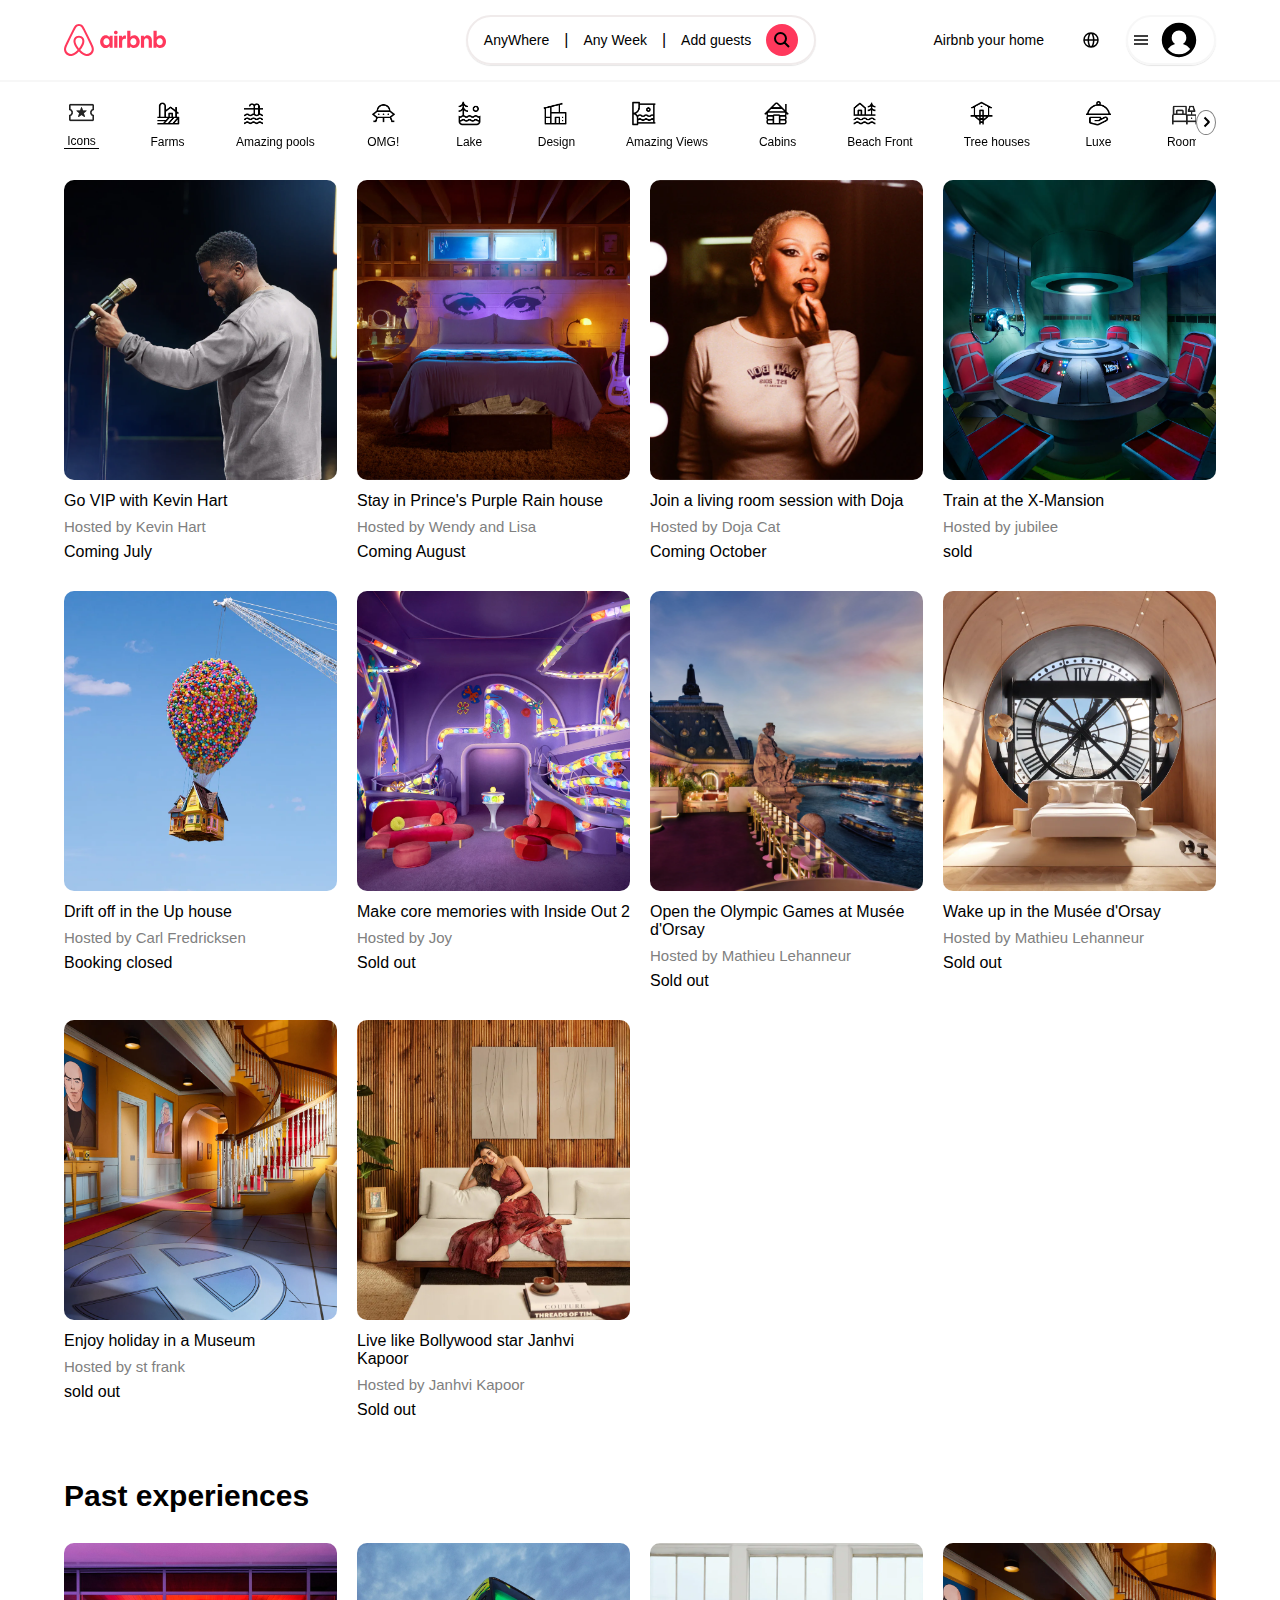
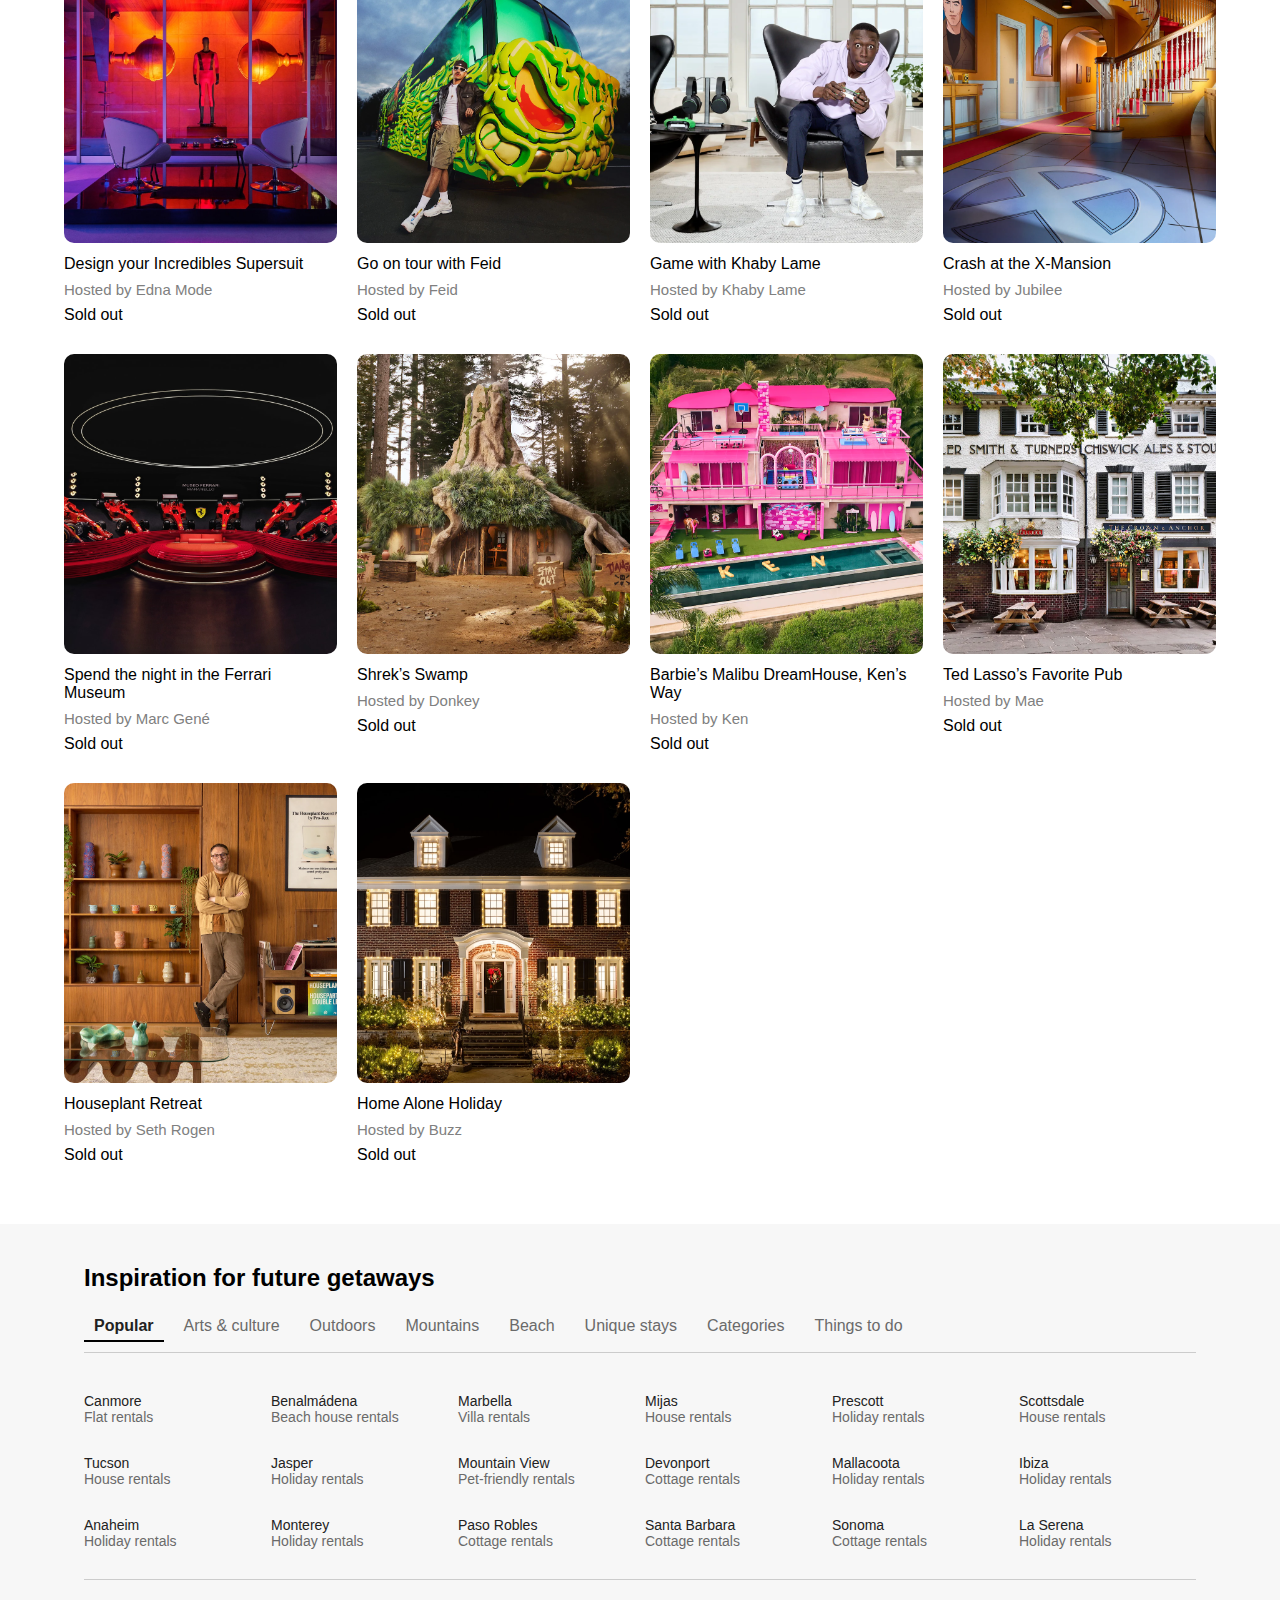
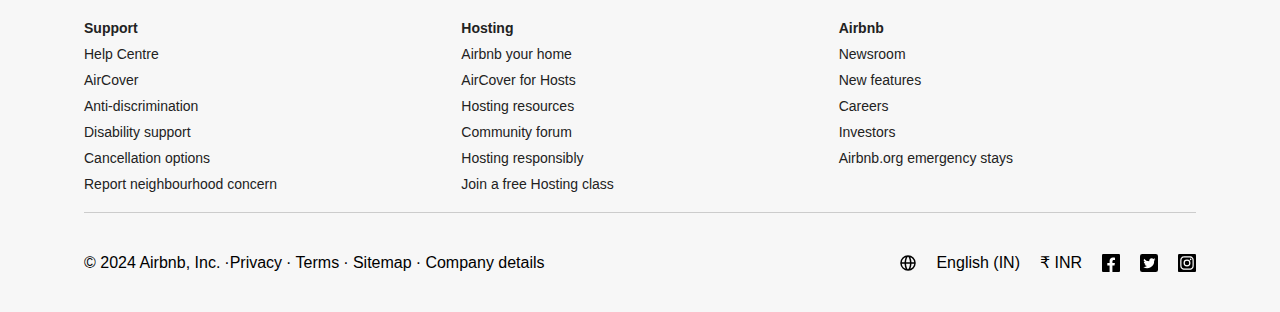
<file: airbnb/index.html>
<!DOCTYPE html>
<html lang="en">
<head>
    <meta charset="UTF-8">
    <meta name="viewport" content="width=device-width, initial-scale=1.0">
    <title>Airbnb | Holiday rentals, cabins, beach houses & more</title>
    <link rel="stylesheet" href="./css/main.css">
    <link rel="shortcut icon" href="/images//airbnb-logo-1.png" type="image/x-icon">
</head>
<body>
    <main>
        <div id="top-nav">
            <div><svg width="102" height="32" style="display:block"><path d="M29.3864 22.7101C29.2429 22.3073 29.0752 21.9176 28.9157 21.5565C28.6701 21.0011 28.4129 20.4446 28.1641 19.9067L28.1444 19.864C25.9255 15.0589 23.5439 10.1881 21.0659 5.38701L20.9607 5.18316C20.7079 4.69289 20.4466 4.18596 20.1784 3.68786C19.8604 3.0575 19.4745 2.4636 19.0276 1.91668C18.5245 1.31651 17.8956 0.833822 17.1853 0.502654C16.475 0.171486 15.7005 -9.83959e-05 14.9165 4.23317e-08C14.1325 9.84805e-05 13.3581 0.171877 12.6478 0.503224C11.9376 0.834571 11.3088 1.31742 10.8059 1.91771C10.3595 2.46476 9.97383 3.05853 9.65572 3.68858C9.38521 4.19115 9.12145 4.70278 8.8664 5.19757L8.76872 5.38696C6.29061 10.1884 3.90903 15.0592 1.69015 19.8639L1.65782 19.9338C1.41334 20.463 1.16057 21.0102 0.919073 21.5563C0.75949 21.9171 0.592009 22.3065 0.448355 22.7103C0.0369063 23.8104 -0.094204 24.9953 0.0668098 26.1585C0.237562 27.334 0.713008 28.4447 1.44606 29.3804C2.17911 30.3161 3.14434 31.0444 4.24614 31.4932C5.07835 31.8299 5.96818 32.002 6.86616 32C7.14824 31.9999 7.43008 31.9835 7.71027 31.9509C8.846 31.8062 9.94136 31.4366 10.9321 30.8639C12.2317 30.1338 13.5152 29.0638 14.9173 27.5348C16.3194 29.0638 17.6029 30.1338 18.9025 30.8639C19.8932 31.4367 20.9886 31.8062 22.1243 31.9509C22.4045 31.9835 22.6864 31.9999 22.9685 32C23.8664 32.002 24.7561 31.8299 25.5883 31.4932C26.6901 31.0444 27.6554 30.3161 28.3885 29.3804C29.1216 28.4447 29.5971 27.3341 29.7679 26.1585C29.9287 24.9952 29.7976 23.8103 29.3864 22.7101ZM14.9173 24.377C13.1816 22.1769 12.0678 20.1338 11.677 18.421C11.5169 17.7792 11.4791 17.1131 11.5656 16.4573C11.6339 15.9766 11.8105 15.5176 12.0821 15.1148C12.4163 14.6814 12.8458 14.3304 13.3374 14.0889C13.829 13.8475 14.3696 13.7219 14.9175 13.7219C15.4655 13.722 16.006 13.8476 16.4976 14.0892C16.9892 14.3307 17.4186 14.6817 17.7528 15.1151C18.0244 15.5181 18.201 15.9771 18.2693 16.4579C18.3556 17.114 18.3177 17.7803 18.1573 18.4223C17.7661 20.1349 16.6526 22.1774 14.9173 24.377ZM27.7406 25.8689C27.6212 26.6908 27.2887 27.4674 26.7762 28.1216C26.2636 28.7759 25.5887 29.2852 24.8183 29.599C24.0393 29.9111 23.1939 30.0217 22.3607 29.9205C21.4946 29.8089 20.6599 29.5239 19.9069 29.0824C18.7501 28.4325 17.5791 27.4348 16.2614 25.9712C18.3591 23.3846 19.669 21.0005 20.154 18.877C20.3723 17.984 20.4196 17.0579 20.2935 16.1475C20.1791 15.3632 19.8879 14.615 19.4419 13.9593C18.9194 13.2519 18.2378 12.6768 17.452 12.2805C16.6661 11.8842 15.798 11.6777 14.9175 11.6777C14.0371 11.6777 13.1689 11.8841 12.383 12.2803C11.5971 12.6765 10.9155 13.2515 10.393 13.9589C9.94707 14.6144 9.65591 15.3624 9.5414 16.1465C9.41524 17.0566 9.4623 17.9822 9.68011 18.8749C10.1648 20.9993 11.4748 23.384 13.5732 25.9714C12.2555 27.4348 11.0845 28.4325 9.92769 29.0825C9.17468 29.5239 8.34007 29.809 7.47395 29.9205C6.64065 30.0217 5.79525 29.9111 5.0162 29.599C4.24581 29.2852 3.57092 28.7759 3.05838 28.1217C2.54585 27.4674 2.21345 26.6908 2.09411 25.8689C1.97932 25.0334 2.07701 24.1825 2.37818 23.3946C2.49266 23.0728 2.62663 22.757 2.7926 22.3818C3.0274 21.851 3.27657 21.3115 3.51759 20.7898L3.54996 20.7197C5.75643 15.9419 8.12481 11.0982 10.5894 6.32294L10.6875 6.13283C10.9384 5.64601 11.1979 5.14267 11.4597 4.6563C11.7101 4.15501 12.0132 3.68171 12.3639 3.2444C12.6746 2.86903 13.0646 2.56681 13.5059 2.35934C13.9473 2.15186 14.4291 2.04426 14.9169 2.04422C15.4047 2.04418 15.8866 2.15171 16.3279 2.35911C16.7693 2.56651 17.1593 2.86867 17.4701 3.24399C17.821 3.68097 18.1242 4.15411 18.3744 4.65538C18.6338 5.13742 18.891 5.63623 19.1398 6.11858L19.2452 6.32315C21.7097 11.0979 24.078 15.9415 26.2847 20.7201L26.3046 20.7631C26.5498 21.2936 26.8033 21.8419 27.042 22.382C27.2082 22.7577 27.3424 23.0738 27.4566 23.3944C27.7576 24.1824 27.8553 25.0333 27.7406 25.8689Z" fill="currentcolor"></path><path d="M41.6847 24.1196C40.8856 24.1196 40.1505 23.9594 39.4792 23.6391C38.808 23.3188 38.2327 22.8703 37.7212 22.2937C37.2098 21.7172 36.8263 21.0445 36.5386 20.3078C36.2509 19.539 36.123 18.7062 36.123 17.8093C36.123 16.9124 36.2829 16.0475 36.5705 15.2787C36.8582 14.51 37.2737 13.8373 37.7852 13.2287C38.2966 12.6521 38.9039 12.1716 39.6071 11.8513C40.3103 11.531 41.0455 11.3708 41.8765 11.3708C42.6756 11.3708 43.3788 11.531 44.0181 11.8833C44.6574 12.2037 45.1688 12.6841 45.5843 13.2927L45.6802 11.7232H48.6209V23.7992H45.6802L45.5843 22.0375C45.1688 22.6781 44.6254 23.1906 43.9222 23.575C43.2829 23.9274 42.5158 24.1196 41.6847 24.1196ZM42.4519 21.2367C43.0272 21.2367 43.5386 21.0765 44.0181 20.7882C44.4656 20.4679 44.8172 20.0515 45.1049 19.539C45.3606 19.0265 45.4884 18.4179 45.4884 17.7452C45.4884 17.0725 45.3606 16.4639 45.1049 15.9514C44.8492 15.4389 44.4656 15.0225 44.0181 14.7022C43.5706 14.3818 43.0272 14.2537 42.4519 14.2537C41.8765 14.2537 41.3651 14.4139 40.8856 14.7022C40.4382 15.0225 40.0866 15.4389 39.7989 15.9514C39.5432 16.4639 39.4153 17.0725 39.4153 17.7452C39.4153 18.4179 39.5432 19.0265 39.7989 19.539C40.0546 20.0515 40.4382 20.4679 40.8856 20.7882C41.3651 21.0765 41.8765 21.2367 42.4519 21.2367ZM53.6392 8.4559C53.6392 8.80825 53.5753 9.12858 53.4154 9.38483C53.2556 9.64109 53.0319 9.86531 52.7442 10.0255C52.4565 10.1856 52.1369 10.2497 51.8173 10.2497C51.4976 10.2497 51.178 10.1856 50.8903 10.0255C50.6026 9.86531 50.3789 9.64109 50.2191 9.38483C50.0592 9.09654 49.9953 8.80825 49.9953 8.4559C49.9953 8.10355 50.0592 7.78323 50.2191 7.52697C50.3789 7.23868 50.6026 7.04649 50.8903 6.88633C51.178 6.72617 51.4976 6.66211 51.8173 6.66211C52.1369 6.66211 52.4565 6.72617 52.7442 6.88633C53.0319 7.04649 53.2556 7.27072 53.4154 7.52697C53.5433 7.78323 53.6392 8.07152 53.6392 8.4559ZM50.2191 23.7672V11.6911H53.4154V23.7672H50.2191V23.7672ZM61.9498 14.8623V14.8943C61.79 14.8303 61.5982 14.7982 61.4383 14.7662C61.2466 14.7342 61.0867 14.7342 60.895 14.7342C60 14.7342 59.3287 14.9904 58.8812 15.535C58.4018 16.0795 58.178 16.8483 58.178 17.8413V23.7672H54.9817V11.6911H57.9223L58.0182 13.517C58.3379 12.8763 58.7214 12.3958 59.2648 12.0435C59.7762 11.6911 60.3835 11.531 61.0867 11.531C61.3105 11.531 61.5342 11.563 61.726 11.595C61.8219 11.6271 61.8858 11.6271 61.9498 11.6591V14.8623ZM63.2283 23.7672V6.72617H66.4247V13.2287C66.8722 12.6521 67.3836 12.2036 68.0229 11.8513C68.6622 11.531 69.3654 11.3388 70.1645 11.3388C70.9635 11.3388 71.6987 11.4989 72.3699 11.8193C73.0412 12.1396 73.6165 12.588 74.128 13.1646C74.6394 13.7412 75.0229 14.4139 75.3106 15.1506C75.5983 15.9194 75.7261 16.7522 75.7261 17.6491C75.7261 18.546 75.5663 19.4109 75.2787 20.1796C74.991 20.9484 74.5755 21.6211 74.064 22.2297C73.5526 22.8063 72.9453 23.2867 72.2421 23.6071C71.5389 23.9274 70.8037 24.0875 69.9727 24.0875C69.1736 24.0875 68.4704 23.9274 67.8311 23.575C67.1918 23.2547 66.6804 22.7742 66.2649 22.1656L66.169 23.7352L63.2283 23.7672ZM69.3973 21.2367C69.9727 21.2367 70.4841 21.0765 70.9635 20.7882C71.411 20.4679 71.7626 20.0515 72.0503 19.539C72.306 19.0265 72.4339 18.4179 72.4339 17.7452C72.4339 17.0725 72.306 16.4639 72.0503 15.9514C71.7626 15.4389 71.411 15.0225 70.9635 14.7022C70.5161 14.3818 69.9727 14.2537 69.3973 14.2537C68.822 14.2537 68.3106 14.4139 67.8311 14.7022C67.3836 15.0225 67.032 15.4389 66.7443 15.9514C66.4886 16.4639 66.3608 17.0725 66.3608 17.7452C66.3608 18.4179 66.4886 19.0265 66.7443 19.539C67 20.0515 67.3836 20.4679 67.8311 20.7882C68.3106 21.0765 68.822 21.2367 69.3973 21.2367ZM76.9408 23.7672V11.6911H79.8814L79.9773 13.2607C80.3289 12.6841 80.8084 12.2357 81.4157 11.8833C82.023 11.531 82.7262 11.3708 83.5253 11.3708C84.4203 11.3708 85.1874 11.595 85.8267 12.0115C86.4979 12.4279 87.0094 13.0365 87.361 13.8053C87.7126 14.574 87.9043 15.5029 87.9043 16.56V23.7992H84.708V16.9764C84.708 16.1436 84.5162 15.4709 84.1326 14.9904C83.7491 14.51 83.2376 14.2537 82.5664 14.2537C82.0869 14.2537 81.6714 14.3498 81.2878 14.574C80.9362 14.7982 80.6486 15.0865 80.4248 15.503C80.2011 15.8873 80.1052 16.3678 80.1052 16.8483V23.7672H76.9408V23.7672ZM89.5025 23.7672V6.72617H92.6989V13.2287C93.1464 12.6521 93.6578 12.2036 94.2971 11.8513C94.9364 11.531 95.6396 11.3388 96.4387 11.3388C97.2378 11.3388 97.9729 11.4989 98.6442 11.8193C99.3154 12.1396 99.8907 12.588 100.402 13.1646C100.914 13.7412 101.297 14.4139 101.585 15.1506C101.873 15.9194 102 16.7522 102 17.6491C102 18.546 101.841 19.4109 101.553 20.1796C101.265 20.9484 100.85 21.6211 100.338 22.2297C99.8268 22.8063 99.2195 23.2867 98.5163 23.6071C97.8131 23.9274 97.0779 24.0875 96.2469 24.0875C95.4478 24.0875 94.7446 23.9274 94.1053 23.575C93.466 23.2547 92.9546 22.7742 92.5391 22.1656L92.4432 23.7352L89.5025 23.7672ZM95.7035 21.2367C96.2788 21.2367 96.7903 21.0765 97.2697 20.7882C97.7172 20.4679 98.0688 20.0515 98.3565 19.539C98.6122 19.0265 98.7401 18.4179 98.7401 17.7452C98.7401 17.0725 98.6122 16.4639 98.3565 15.9514C98.1008 15.4389 97.7172 15.0225 97.2697 14.7022C96.8222 14.3818 96.2788 14.2537 95.7035 14.2537C95.1281 14.2537 94.6167 14.4139 94.1373 14.7022C93.6898 15.0225 93.3382 15.4389 93.0505 15.9514C92.7628 16.4639 92.6669 17.0725 92.6669 17.7452C92.6669 18.4179 92.7948 19.0265 93.0505 19.539C93.3062 20.0515 93.6898 20.4679 94.1373 20.7882C94.6167 21.0765 95.0962 21.2367 95.7035 21.2367Z" fill="currentcolor"></path></svg></div>
            <div id="search-bar">
             <p>AnyWhere</p>
             <span>|</span>
             <p>Any Week</p>
             <span>|</span>
             <p>Add guests</p>
             <button><svg xmlns="http://www.w3.org/2000/svg" viewBox="0 0 32 32" aria-hidden="true" role="presentation" focusable="false" style="display: block; fill: none; height: 16px; width: 16px; stroke: currentcolor; stroke-width: 4; overflow: visible;"><path fill="none" d="M13 24a11 11 0 1 0 0-22 11 11 0 0 0 0 22zm8-3 9 9"></path></svg></button>
            </div>
            <div id="right">
              <div><p>Airbnb your home</p></div>
              <div><svg xmlns="http://www.w3.org/2000/svg" viewBox="0 0 16 16" aria-hidden="true" role="presentation" focusable="false" style="display: block; height: 16px; width: 16px; fill: currentcolor;"><path d="M8 .25a7.77 7.77 0 0 1 7.75 7.78 7.75 7.75 0 0 1-7.52 7.72h-.25A7.75 7.75 0 0 1 .25 8.24v-.25A7.75 7.75 0 0 1 8 .25zm1.95 8.5h-3.9c.15 2.9 1.17 5.34 1.88 5.5H8c.68 0 1.72-2.37 1.93-5.23zm4.26 0h-2.76c-.09 1.96-.53 3.78-1.18 5.08A6.26 6.26 0 0 0 14.17 9zm-9.67 0H1.8a6.26 6.26 0 0 0 3.94 5.08 12.59 12.59 0 0 1-1.16-4.7l-.03-.38zm1.2-6.58-.12.05a6.26 6.26 0 0 0-3.83 5.03h2.75c.09-1.83.48-3.54 1.06-4.81zm2.25-.42c-.7 0-1.78 2.51-1.94 5.5h3.9c-.15-2.9-1.18-5.34-1.89-5.5h-.07zm2.28.43.03.05a12.95 12.95 0 0 1 1.15 5.02h2.75a6.28 6.28 0 0 0-3.93-5.07z"></path></svg></div>
              <button>
                <svg xmlns="http://www.w3.org/2000/svg" viewBox="0 0 32 32" aria-hidden="true" role="presentation" focusable="false" style="display: block; fill: none; height: 16px; width: 16px; stroke: currentcolor; stroke-width: 3; overflow: visible;"><g fill="none"><path d="M2 16h28M2 24h28M2 8h28"></path></g></svg>
                <svg xmlns="http://www.w3.org/2000/svg" viewBox="0 0 32 32" aria-hidden="true" role="presentation" focusable="false" style="display: block; height: 100%; width: 100%; fill: currentcolor;"><path d="M16 .7C7.56.7.7 7.56.7 16S7.56 31.3 16 31.3 31.3 24.44 31.3 16 24.44.7 16 .7zm0 28c-4.02 0-7.6-1.88-9.93-4.81a12.43 12.43 0 0 1 6.45-4.4A6.5 6.5 0 0 1 9.5 14a6.5 6.5 0 0 1 13 0 6.51 6.51 0 0 1-3.02 5.5 12.42 12.42 0 0 1 6.45 4.4A12.67 12.67 0 0 1 16 28.7z"></path></svg>
              </button>
            </div>
            
        </div>
    </main>
    <section id="items-png">
        <div class="scrollable-tabs-container">
            <div class="left-arrow">
                <svg xmlns="http://www.w3.org/2000/svg" viewBox="0 0 32 32" aria-hidden="true" role="presentation" focusable="false" style="display: block; fill: none; height: 12px; width: 12px; stroke: currentcolor; stroke-width: 5.33333; overflow: visible;"><path fill="none" d="M20 28 8.7 16.7a1 1 0 0 1 0-1.4L20 4"></path></svg>
            </div>
            <ul>
                <li class="active"><img src="./images/icons.webp" alt=""> 
                <p>Icons</p>
                </li>
                <li><img src="./images/farms.jpg" alt="">
                <p>Farms</p></li>
                <li><img src="./images/amazing pools.jpg" alt="">
                <p>Amazing pools</p></li>
                <li><img src="./images/omg.jpg" alt="">
                <p>OMG!</p></li>
                <li><img src="./images/lake.jpg" alt="">
                <p>Lake</p></li>
                <li><img src="./images/design.jpg" alt="">
                <p>Design</p></li>
                <li>
                    <img src="./images/amzingview.jpg" alt="">
                    <p>Amazing Views</p>
                </li>
                <li>
                    <img src="./images/cabins.jpg" alt="">
                    <p>Cabins</p>
                </li>
                <li>
                    <img src="./images/lakefront.jpg" alt="">
                    <p>Beach Front</p>
                </li>
                <li>
                    <img src="./images/treehouese.jpg" alt="">
                    <p>Tree houses</p>
                </li>
                <li>
                    <img src="./images/luxe.jpg" alt="">
                    <p>Luxe</p>
                </li>
                <li><img src="./images/rooms.jpg" alt="">
                <p>Rooms</p></li>
                <li>
                    <img src="./images/natonalparks.jpg" alt="">
                    <p>Natonalparks</p> 
                    
                </li>
                <li>
                    <img src="./images/castles.jpg" alt="">
                    <p>Castles</p>
                </li>
                <li>
                    <img src="./images/topcities.jpg" alt="">
                    <p>Topcities</p>
                </li>
            </ul>
            <div class="right-arrow active">
                <svg xmlns="http://www.w3.org/2000/svg" viewBox="0 0 32 32" aria-hidden="true" role="presentation" focusable="false" style="display: block; fill: none; height: 12px; width: 12px; stroke: currentcolor; stroke-width: 5.33333; overflow: visible;"><path fill="none" d="m12 4 11.3 11.3a1 1 0 0 1 0 1.4L12 28"></path></svg>
            </div>
        </div>
    </section>
    <div class="grid-container">
        <div class="grid-item">
          <img src="./images/content/kevin.webp" alt="Image 1">
          <h4>Go VIP with Kevin Hart</h4>
          <h3>Hosted by Kevin Hart</h3>
          <h4>Coming July</h4>
        </div>
        <div class="grid-item">
          <img src="./images/content/hone.webp" alt="Image 2">
          <h4>Stay in Prince's Purple Rain house</h4>
          <h3>Hosted by Wendy and Lisa</h3>
          <h4>Coming August</h4>
        </div>
        <div class="grid-item">
            <img src="./images/content/girl.webp" alt="Image 1">
            <h4>Join a living room session with Doja </h4>
            <h3>Hosted by Doja Cat</h3>
            <h4>Coming October</h4>
          </div>
          <div class="grid-item">
            <img src="./images/content/space.webp" alt="Image 2">
            <h4>Train at the X-Mansion</h4>
            <h3>Hosted by jubilee</h3>
            <h4>sold</h4>
          </div>
          <div class="grid-item">
            <img src="./images/content/baloons.webp" alt="Image 1">
            <h4>Drift off in the Up house</h4>
            <h3>Hosted by Carl Fredricksen</h3>
            <h4>Booking closed</h4>
          </div>
          <div class="grid-item">
            <img src="./images/content/artroom.webp" alt="Image 2">
            <h4>Make core memories with Inside Out 2  </h4>
            <h3>Hosted by Joy</h3>
            <h4>Sold out</h4>
          </div>
          <div class="grid-item">
            <img src="./images/content/statue.webp" alt="Image 1">
            <h4>Open the Olympic Games at Musée d'Orsay</h4>
            <h3>Hosted by Mathieu Lehanneur</h3>
            <h4>Sold out</h4>
          </div>
          <div class="grid-item">
            <img src="./images/content/clock.webp" alt="Image 2">
            <h4>Wake up in the Musée d'Orsay</h4>
            <h3>Hosted by Mathieu Lehanneur</h3>
            <h4>Sold out</h4>
          </div>
          <div class="grid-item">
            <img src="./images/content/paintings.webp" alt="Image 1">
            <h4>Enjoy holiday in a Museum</h4>
            <h3>Hosted by st frank</h3>
            <h4>sold out</h4>
          </div>
          <div class="grid-item">
            <img src="./images/content/janvi.webp" alt="Image 2">
            <h4>Live like Bollywood star Janhvi Kapoor</h4>
            <h3>Hosted by Janhvi Kapoor</h3>
            <h4>Sold out</h4>
          </div>
        <!-- Repeat for 10 items -->
    </div>
</section >
<section class="new">
    <h1 id="past">Past experiences</h1>
<div class="grid-container ">
   
    <div class="grid-item">
      <img src="./images/content/1.jpeg" alt="Image 1">
      <h4>Design your Incredibles Supersuit
        </h4>
      <h3>Hosted by Edna Mode</h3>
      <h4>Sold out</h4>
    </div>
    <div class="grid-item">
      <img src="./images/content/2.webp" alt="Image 2">
      <h4>Go on tour with Feid
       </h4>
      <h3> Hosted by Feid</h3>
      <h4>Sold out</h4>
    </div>
    <div class="grid-item">
        <img src="./images/content/3.webp" alt="Image 1">
        <h4>Game with Khaby Lame
         </h4>
        <h3> Hosted by Khaby Lame</h3>
        <h4>Sold out</h4>
      </div>
      <div class="grid-item">
        <img src="./images/content/4.webp" alt="Image 2">
        <h4>Crash at the X-Mansion
          </h4>
        <h3>Hosted by Jubilee</h3>
        <h4>Sold out</h4>
      </div>
      <div class="grid-item">
        <img src="./images/content/5.jpg" alt="Image 1">
        <h4>Spend the night in the Ferrari Museum
          </h4>
        <h3>Hosted by Marc Gené</h3>
        <h4>Sold out</h4>
      </div>
      <div class="grid-item">
        <img src="./images/content/6.webp" alt="Image 2">
        <h4>Shrek’s Swamp
          </h4>
        <h3>Hosted by Donkey</h3>
        <h4>Sold out</h4>
      </div>
      <div class="grid-item">
        <img src="./images/content/7.webp" alt="Image 1">
        <h4> Barbie’s Malibu DreamHouse, Ken’s Way
          </h4>
        <h3>Hosted by Ken</h3>
        <h4>Sold out</h4>
      </div>
      <div class="grid-item">
        <img src="./images/content/8.webp" alt="Image 2">
        <h4>Ted Lasso’s Favorite Pub
          </h4>
        <h3>Hosted by Mae</h3>
        <h4>Sold out</h4>
      </div>
      <div class="grid-item">
        <img src="./images/content/9.webp" alt="Image 1">
        <h4>Houseplant Retreat
          </h4>
        <h3>Hosted by Seth Rogen</h3>
        <h4>Sold out</h4>
      </div>
      <div class="grid-item">
        <img src="./images/content/10.jpeg" alt="Image 2">
        <h4> Home Alone Holiday
          </h4>
        <h3>Hosted by Buzz</h3>
        <h4>Sold out</h4>
      </div>
    
</div>
</section>
<footer>
  <div id="box">
    <div class="footer-section">
      <h2>Inspiration for future getaways</h2>
      <div class="item-row">
        <div class="item selected">Popular</div>
        <div class="item">Arts & culture</div>
        <div class="item">Outdoors</div>
        <div class="item">Mountains</div>
        <div class="item">Beach</div>
        <div class="item">Unique stays</div>
        <div class="item">Categories</div>
        <div class="item">Things to do</div>
      </div>
      <hr class="footer-line">
      <div class="grid-section">
        <div class="grid-cell">
          <h2 class="bold-text">Canmore</h2>
          <h2 class="light-text">Flat rentals</h2>
        </div>
        <div class="grid-cell">
            <h2 class="bold-text">Benalmádena</h2>
            <h2 class="light-text">Beach house rentals</h2>
          </div>
          <div class="grid-cell">
            <h2 class="bold-text">Marbella</h2>
            <h2 class="light-text">Villa rentals</h2>
          </div>
          <div class="grid-cell">
            <h2 class="bold-text">Mijas</h2>
            <h2 class="light-text">House rentals</h2>
          </div>
          <div class="grid-cell">
            <h2 class="bold-text">Prescott</h2>
            <h2 class="light-text">Holiday rentals</h2>
          </div>
          <div class="grid-cell">
            <h2 class="bold-text">Scottsdale</h2>
            <h2 class="light-text">House rentals</h2>
          </div>
          <div class="grid-cell">
            <h2 class="bold-text">Tucson</h2>
            <h2 class="light-text">House rentals</h2>
          </div>
          <div class="grid-cell">
            <h2 class="bold-text">Jasper</h2>
            <h2 class="light-text">Holiday rentals</h2>
          </div>
          <div class="grid-cell">
            <h2 class="bold-text">Mountain View</h2>
            <h2 class="light-text">Pet-friendly rentals</h2>
          </div>
          <div class="grid-cell">
            <h2 class="bold-text">Devonport</h2>
            <h2 class="light-text">Cottage rentals</h2>
          </div>
          <div class="grid-cell">
            <h2 class="bold-text">Mallacoota</h2>
            <h2 class="light-text">Holiday rentals</h2>
          </div>
          <div class="grid-cell">
            <h2 class="bold-text">Ibiza</h2>
            <h2 class="light-text">Holiday rentals</h2>
          </div>
          <div class="grid-cell">
            <h2 class="bold-text">Anaheim</h2>
            <h2 class="light-text">Holiday rentals</h2>
          </div>
          <div class="grid-cell">
            <h2 class="bold-text">Monterey</h2>
            <h2 class="light-text">Holiday rentals</h2>
          </div>
          <div class="grid-cell">
            <h2 class="bold-text">Paso Robles</h2>
            <h2 class="light-text">Cottage rentals</h2>
          </div>
          <div class="grid-cell">
            <h2 class="bold-text">Santa Barbara</h2>
            <h2 class="light-text">Cottage rentals</h2>
          </div>
          <div class="grid-cell">
            <h2 class="bold-text">Sonoma</h2>
            <h2 class="light-text">Cottage rentals</h2>
          </div>
          <div class="grid-cell">
            <h2 class="bold-text">La Serena</h2>
            <h2 class="light-text">Holiday rentals</h2>
          </div>
          
      </div>
      <hr class="footer-line">
      <div class="columns-section">
        <div class="column">
          <h3 class="bold-text">Support</h3>
          <p>Help Centre</p>
          <p>AirCover</p>
          <p>Anti-discrimination</p>
          <p>Disability support</p>
          <p>Cancellation options</p>
          <p>Report neighbourhood concern</p>
        </div>
        <div class="column">
          <h3 class="bold-text">Hosting</h3>
          <p>Airbnb your home </p>
          <p>AirCover for Hosts </p>
          <p>Hosting resources </p>
          <p>Community forum </p>
          <p>Hosting responsibly </p>
          <p>Join a free Hosting class </p>
        </div>
        <div class="column">
          <h3 class="bold-text">Airbnb</h3>
          <p>Newsroom</p>
          <p>New features</p>
          <p>Careers</p>
          <p>Investors</p>
          <p>Airbnb.org emergency stays
          </p>
        </div>
      </div>
      <hr class="footer-line">
      <div class="legal-section">
        <div class="left-section">
          <p>© 2024 Airbnb, Inc.    </p>
          <p>·Privacy</p>
          <p>· Terms</p>
          <p>· Sitemap</p>
          <p>· Company details</p>
        </div>
        <div class="right-section">
          <p><svg xmlns="http://www.w3.org/2000/svg" viewBox="0 0 16 16" aria-hidden="true" role="presentation" focusable="false" style="display: block; height: 16px; width: 16px; fill: currentcolor;"><path d="M8 .25a7.77 7.77 0 0 1 7.75 7.78 7.75 7.75 0 0 1-7.52 7.72h-.25A7.75 7.75 0 0 1 .25 8.24v-.25A7.75 7.75 0 0 1 8 .25zm1.95 8.5h-3.9c.15 2.9 1.17 5.34 1.88 5.5H8c.68 0 1.72-2.37 1.93-5.23zm4.26 0h-2.76c-.09 1.96-.53 3.78-1.18 5.08A6.26 6.26 0 0 0 14.17 9zm-9.67 0H1.8a6.26 6.26 0 0 0 3.94 5.08 12.59 12.59 0 0 1-1.16-4.7l-.03-.38zm1.2-6.58-.12.05a6.26 6.26 0 0 0-3.83 5.03h2.75c.09-1.83.48-3.54 1.06-4.81zm2.25-.42c-.7 0-1.78 2.51-1.94 5.5h3.9c-.15-2.9-1.18-5.34-1.89-5.5h-.07zm2.28.43.03.05a12.95 12.95 0 0 1 1.15 5.02h2.75a6.28 6.28 0 0 0-3.93-5.07z"></path></svg></p>
          <p>
            
            English (IN)</p>
          <p>₹ INR</p>
          <p>
            <svg xmlns="http://www.w3.org/2000/svg" viewBox="0 0 32 32" aria-label="Navigate to Facebook" role="img" focusable="false" style="display: block; height: 18px; width: 18px; fill: currentcolor;"><path d="M30 0a2 2 0 0 1 2 2v28a2 2 0 0 1-2 2H2a2 2 0 0 1-2-2V2a2 2 0 0 1 2-2z"></path><path fill="#fff" d="M22.94 16H18.5v-3c0-1.27.62-2.5 2.6-2.5h2.02V6.56s-1.83-.31-3.58-.31c-3.65 0-6.04 2.21-6.04 6.22V16H9.44v4.62h4.06V32h5V20.62h3.73z"></path></svg>
          </p>
          <p>
            <svg xmlns="http://www.w3.org/2000/svg" viewBox="0 0 32 32" aria-label="Navigate to Twitter" role="img" focusable="false" style="display: block; height: 18px; width: 18px; fill: currentcolor;"><path d="M32 4v24a4 4 0 0 1-4 4H4a4 4 0 0 1-4-4V4a4 4 0 0 1 4-4h24a4 4 0 0 1 4 4z"></path><path fill="#fff" d="M18.66 7.99a4.5 4.5 0 0 0-2.28 4.88A12.31 12.31 0 0 1 7.3 8.25a4.25 4.25 0 0 0 1.38 5.88c-.69 0-1.38-.13-2-.44a4.54 4.54 0 0 0 3.5 4.31 4.3 4.3 0 0 1-2 .06 4.64 4.64 0 0 0 4.19 3.13A8.33 8.33 0 0 1 5.8 23a12.44 12.44 0 0 0 19.32-11.19A7.72 7.72 0 0 0 27.3 9.5a8.3 8.3 0 0 1-2.5.75 4.7 4.7 0 0 0 2-2.5c-.87.5-1.81.87-2.81 1.06a4.5 4.5 0 0 0-5.34-.83z"></path></svg>
          </p>
          <p>
            <svg xmlns="http://www.w3.org/2000/svg" viewBox="0 0 32 32" aria-label="Navigate to Instagram" role="img" focusable="false" style="display: block; height: 18px; width: 18px; fill: currentcolor;"><path d="M30 0H2a2 2 0 0 0-2 2v28c0 1.1.9 2 2 2h28a2 2 0 0 0 2-2V2a2 2 0 0 0-2-2z"></path><path fill="#fff" d="M15.71 4h1.25c2.4 0 2.85.02 3.99.07 1.28.06 2.15.26 2.91.56.79.3 1.46.72 2.13 1.38.6.6 1.08 1.33 1.38 2.13l.02.06c.28.74.48 1.58.54 2.8l.01.4c.05 1.02.06 1.63.06 4.4v.92c0 2.6-.02 3.05-.07 4.23a8.78 8.78 0 0 1-.56 2.91c-.3.8-.77 1.53-1.38 2.13a5.88 5.88 0 0 1-2.13 1.38l-.06.02c-.74.28-1.59.48-2.8.53l-.4.02c-1.02.05-1.63.06-4.4.06h-.92a73.1 73.1 0 0 1-4.23-.07 8.78 8.78 0 0 1-2.91-.56c-.8-.3-1.53-.77-2.13-1.38a5.88 5.88 0 0 1-1.38-2.13l-.02-.06a8.84 8.84 0 0 1-.54-2.8l-.01-.37A84.75 84.75 0 0 1 4 16.29v-1c0-2.62.02-3.06.07-4.24.06-1.26.26-2.13.55-2.88l.01-.03c.3-.8.77-1.53 1.38-2.13a5.88 5.88 0 0 1 2.13-1.38l.06-.02a8.84 8.84 0 0 1 2.8-.54l.37-.01C12.39 4 12.99 4 15.71 4zm.91 2.16h-1.24c-2.3 0-2.91.01-3.81.05l-.42.02c-1.17.05-1.8.25-2.23.41-.56.22-.96.48-1.38.9-.4.41-.67.8-.88 1.35l-.03.06a6.7 6.7 0 0 0-.4 2.2l-.02.45c-.04.9-.05 1.53-.05 3.94v1.08c0 2.64.02 3.05.07 4.23v.07c.06 1.13.25 1.74.42 2.16.21.56.47.96.9 1.38.4.4.8.67 1.34.88l.06.03a6.7 6.7 0 0 0 2.2.4l.45.02c.9.04 1.53.05 3.94.05h1.08c2.64 0 3.05-.02 4.23-.07h.07a6.51 6.51 0 0 0 2.16-.42c.52-.19.99-.5 1.38-.9.4-.4.67-.8.88-1.34l.03-.06a6.7 6.7 0 0 0 .4-2.2l.02-.45c.04-.9.05-1.53.05-3.94v-1.09c0-2.63-.02-3.04-.07-4.22v-.07a6.51 6.51 0 0 0-.42-2.16c-.19-.52-.5-.99-.9-1.38a3.7 3.7 0 0 0-1.34-.88l-.06-.03a6.63 6.63 0 0 0-2.16-.4l-.46-.02c-.9-.04-1.5-.05-3.8-.05zM16 9.84a6.16 6.16 0 1 1 0 12.32 6.16 6.16 0 0 1 0-12.32zM16 12a4 4 0 1 0 0 8 4 4 0 0 0 0-8zm6.4-3.85a1.44 1.44 0 1 1 0 2.88 1.44 1.44 0 0 1 0-2.88z"></path></svg>
          </p>
        </div>
      </div>
    </div>
  </div>
  </footer>
  

    
    
      
      
      
      
</body>
</html>
</file>
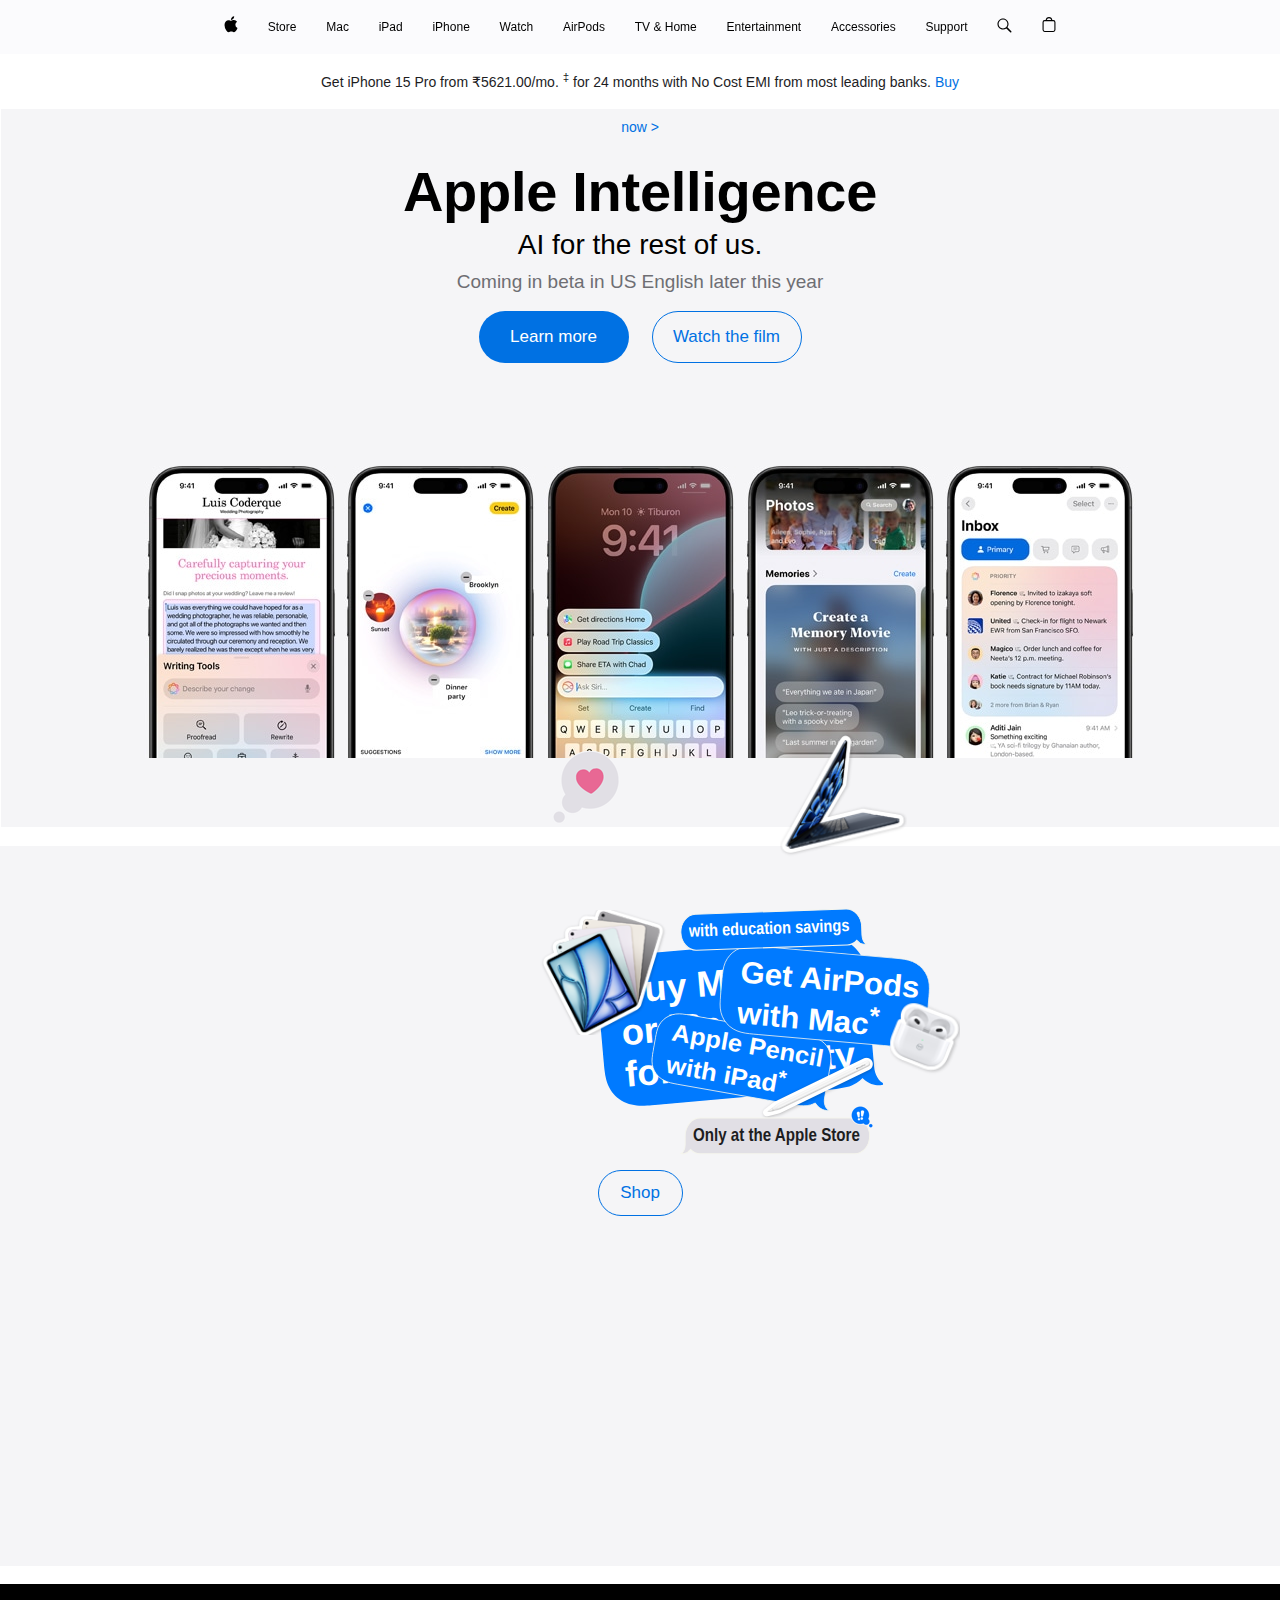
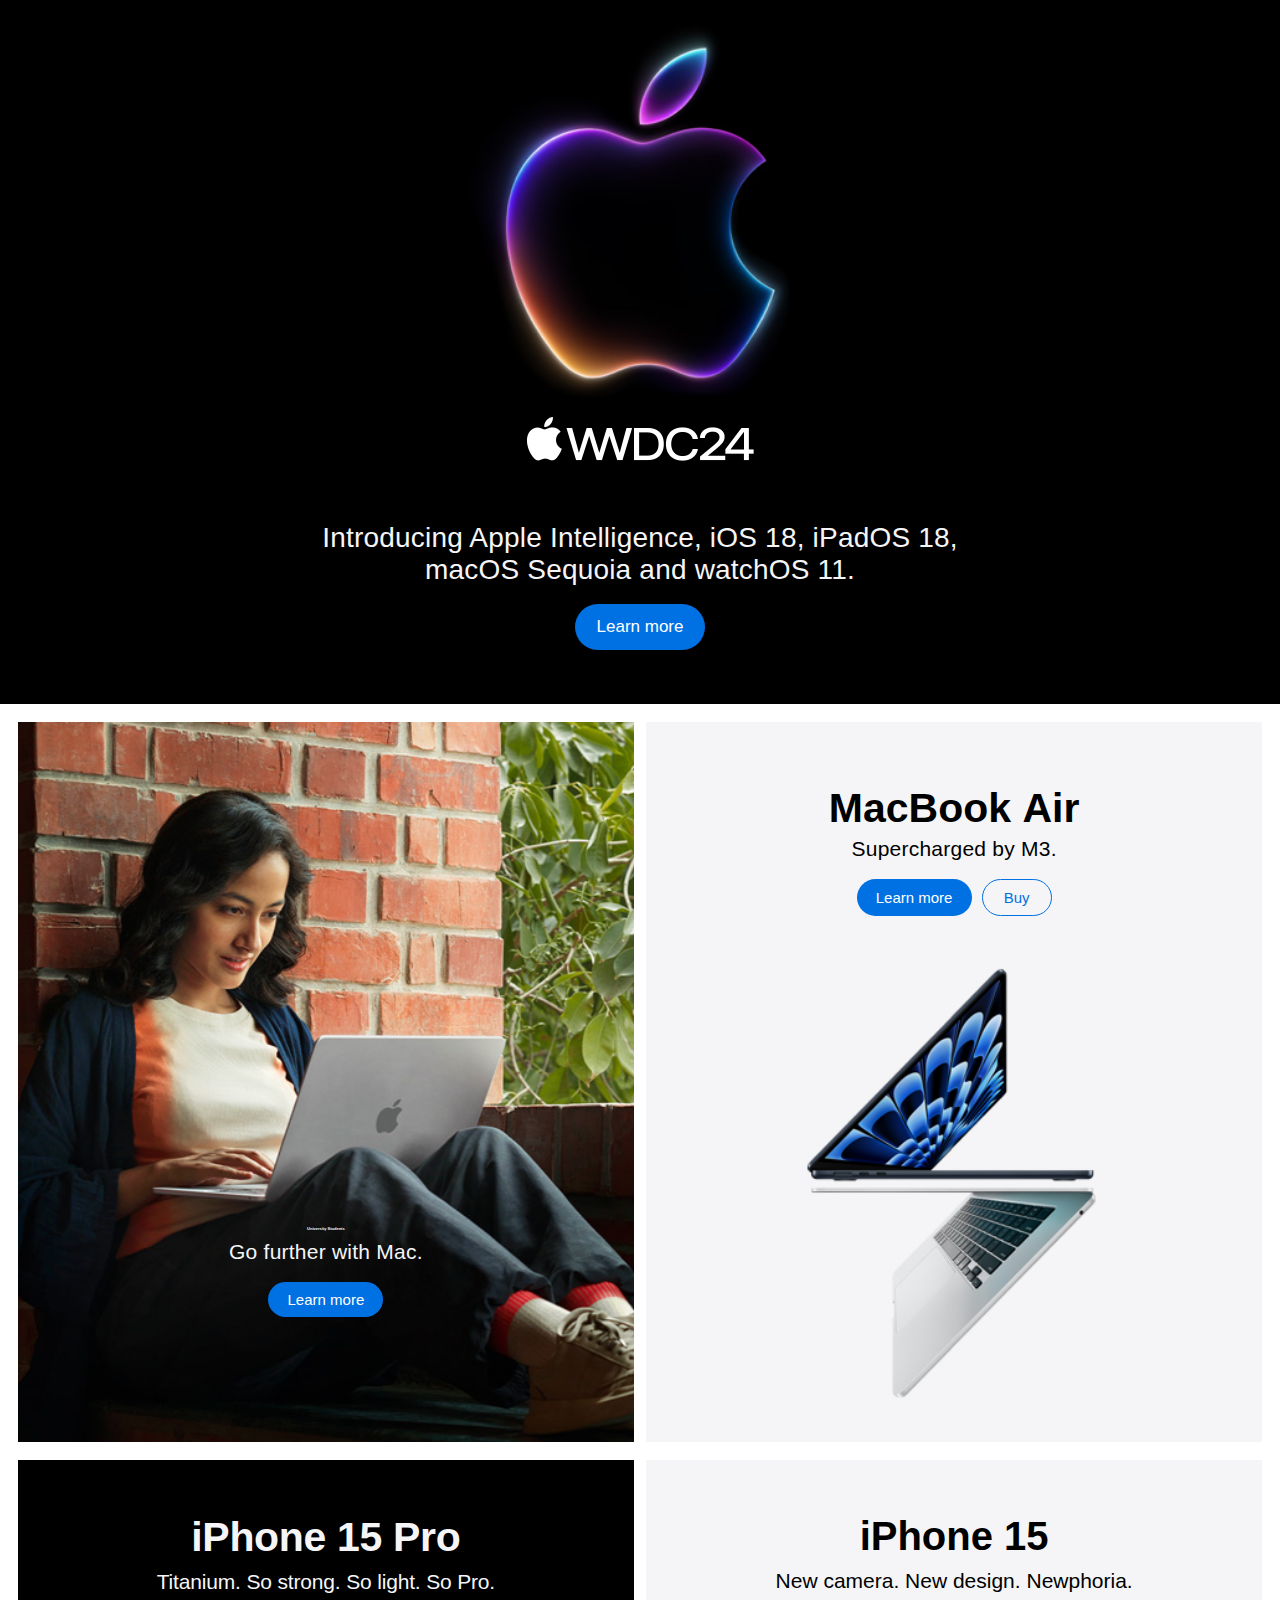
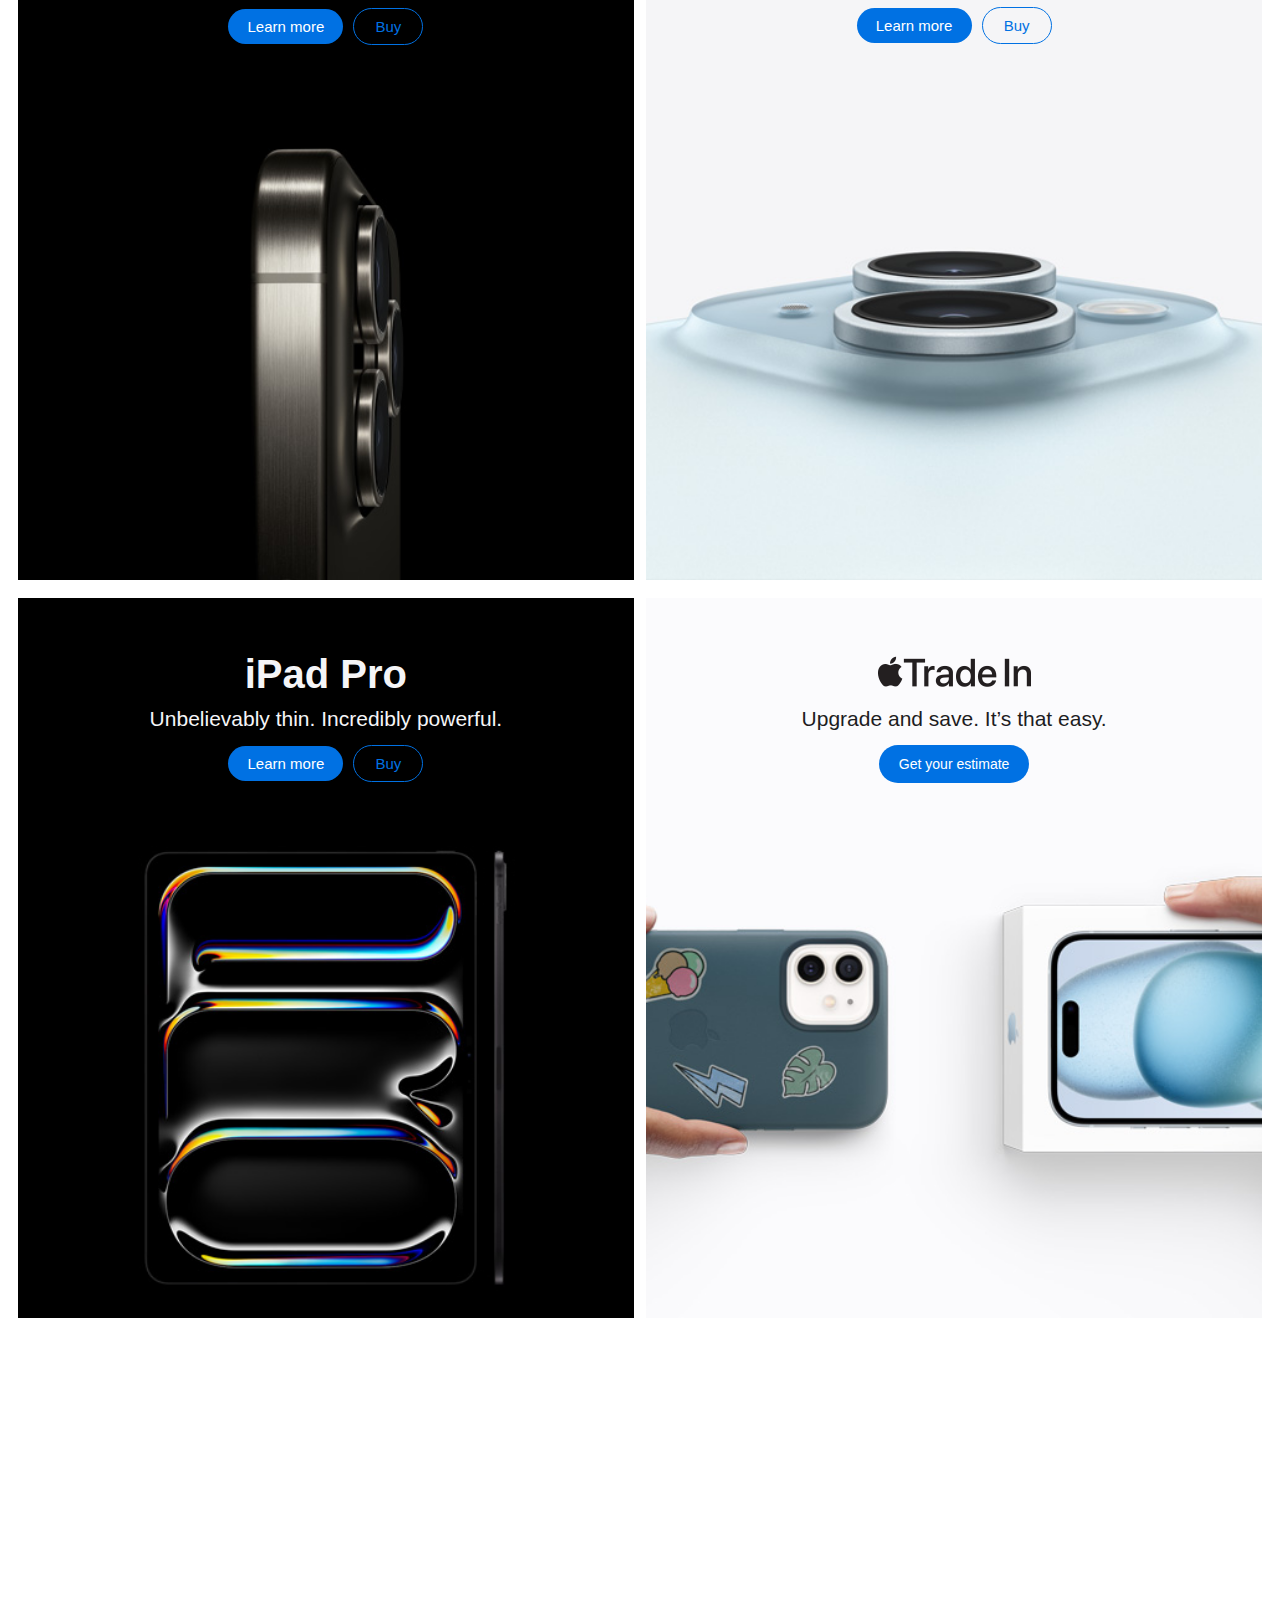
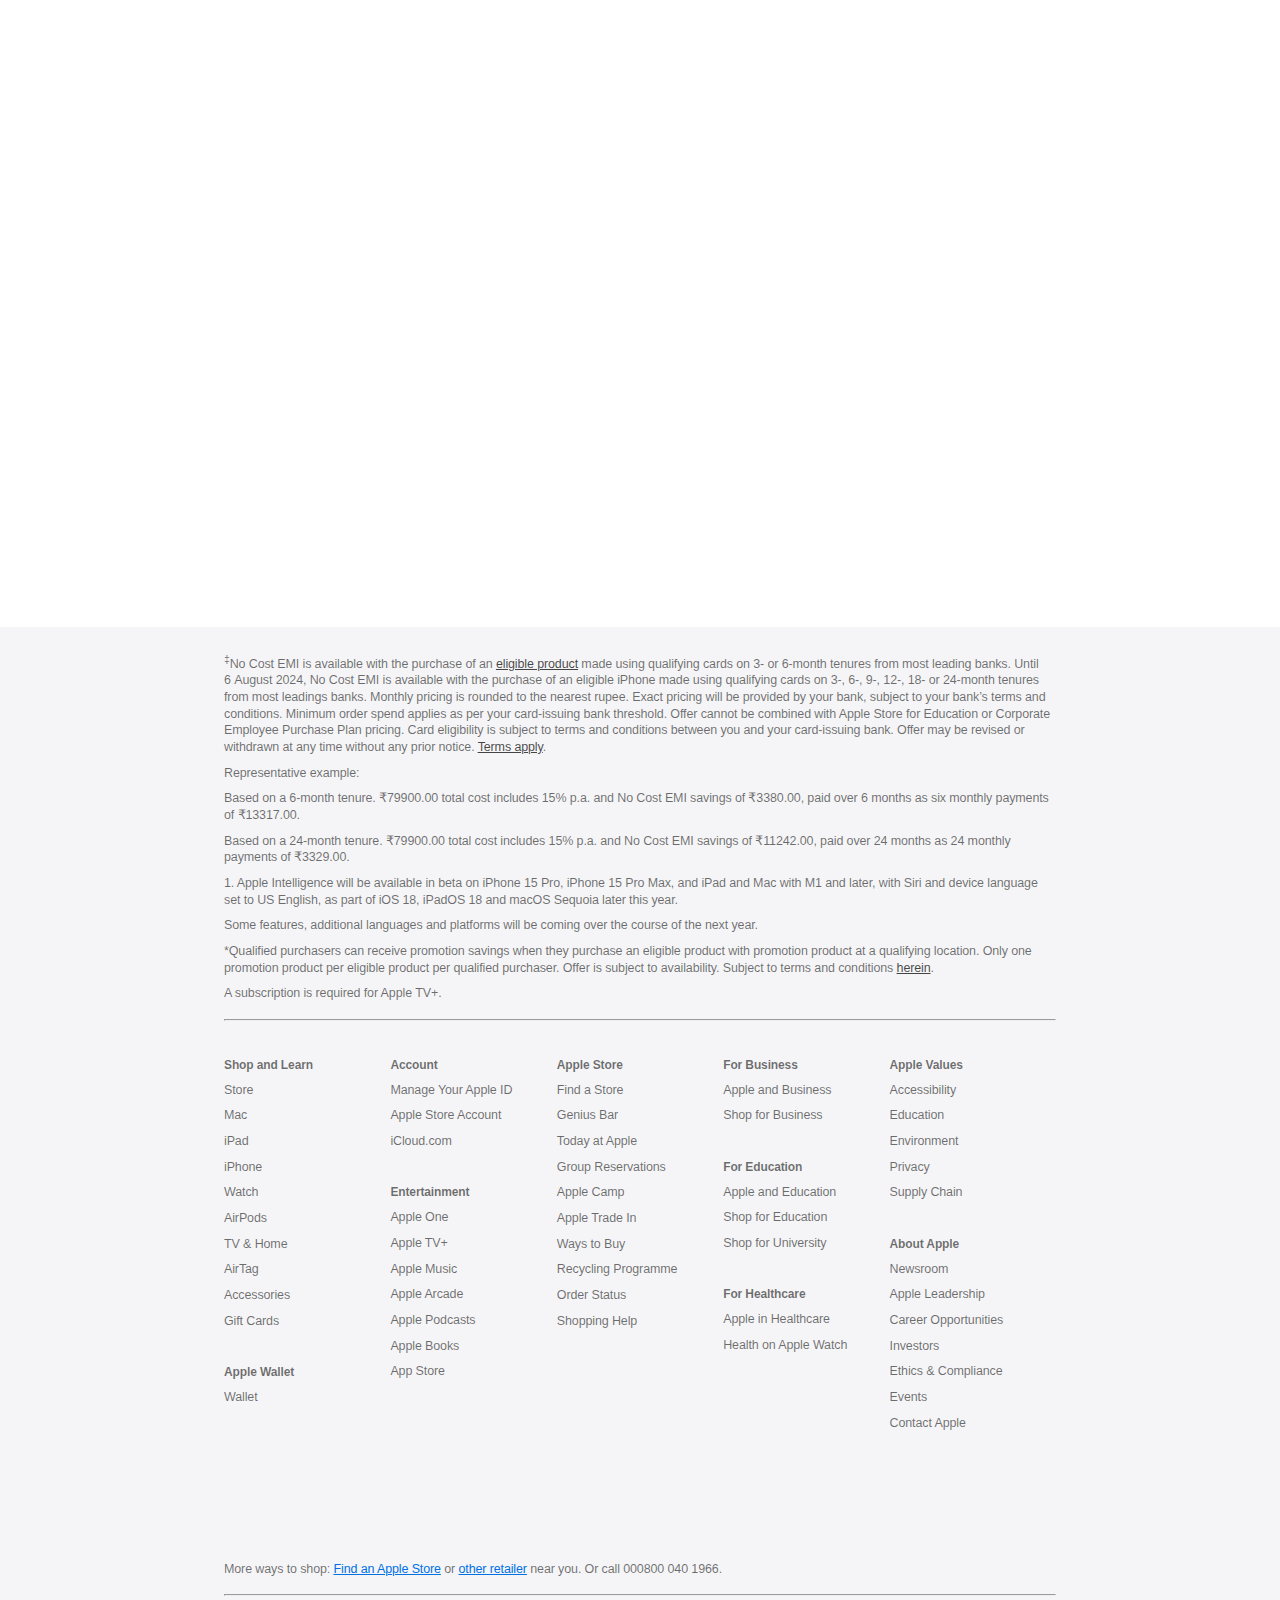
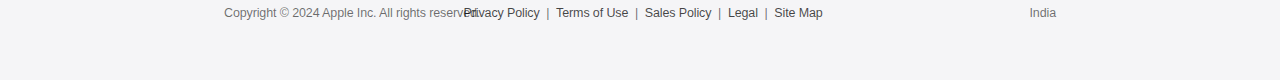
<file: apple/index.html>
<!DOCTYPE html>
<html lang="en">

<head>
    <meta charset="UTF-8" />
    <meta name="viewport" content="width=device-width, initial-scale=1.0" />
    <title>Apple (India)</title>
    <link rel="shortcut icon" href="./imgs/favicon.ico" type="image/x-icon">
    <link rel="stylesheet" href="./css/main.css" />
</head>

<body>
    <nav>
        <ol>
            <li>
                <svg height="44" viewBox="0 0 14 44" width="14" xmlns="http://www.w3.org/2000/svg">
                    <path
                        d="m13.0729 17.6825a3.61 3.61 0 0 0 -1.7248 3.0365 3.5132 3.5132 0 0 0 2.1379 3.2223 8.394 8.394 0 0 1 -1.0948 2.2618c-.6816.9812-1.3943 1.9623-2.4787 1.9623s-1.3633-.63-2.613-.63c-1.2187 0-1.6525.6507-2.644.6507s-1.6834-.9089-2.4787-2.0243a9.7842 9.7842 0 0 1 -1.6628-5.2776c0-3.0984 2.014-4.7405 3.9969-4.7405 1.0535 0 1.9314.6919 2.5924.6919.63 0 1.6112-.7333 2.8092-.7333a3.7579 3.7579 0 0 1 3.1604 1.5802zm-3.7284-2.8918a3.5615 3.5615 0 0 0 .8469-2.22 1.5353 1.5353 0 0 0 -.031-.32 3.5686 3.5686 0 0 0 -2.3445 1.2084 3.4629 3.4629 0 0 0 -.8779 2.1585 1.419 1.419 0 0 0 .031.2892 1.19 1.19 0 0 0 .2169.0207 3.0935 3.0935 0 0 0 2.1586-1.1368z">
                    </path>
                </svg>
            </li>
            <li>Store</li>
            <li>Mac</li>
            <li>iPad</li>
            <li>iPhone</li>
            <li>Watch</li>
            <li>AirPods</li>
            <li>TV & Home</li>
            <li>Entertainment</li>
            <li>Accessories</li>
            <li>Support</li>
            <li>
                <svg xmlns="http://www.w3.org/2000/svg" width="15px" height="44px" viewBox="0 0 15 44">
                    <path
                        d="M14.298,27.202l-3.87-3.87c0.701-0.929,1.122-2.081,1.122-3.332c0-3.06-2.489-5.55-5.55-5.55c-3.06,0-5.55,2.49-5.55,5.55 c0,3.061,2.49,5.55,5.55,5.55c1.251,0,2.403-0.421,3.332-1.122l3.87,3.87c0.151,0.151,0.35,0.228,0.548,0.228 s0.396-0.076,0.548-0.228C14.601,27.995,14.601,27.505,14.298,27.202z M1.55,20c0-2.454,1.997-4.45,4.45-4.45 c2.454,0,4.45,1.997,4.45,4.45S8.454,24.45,6,24.45C3.546,24.45,1.55,22.454,1.55,20z">
                    </path>
                </svg>
            </li>
            <li>
                <svg height="44" viewBox="0 0 14 44" width="14" xmlns="http://www.w3.org/2000/svg">
                    <path
                        d="m11.3535 16.0283h-1.0205a3.4229 3.4229 0 0 0 -3.333-2.9648 3.4229 3.4229 0 0 0 -3.333 2.9648h-1.02a2.1184 2.1184 0 0 0 -2.117 2.1162v7.7155a2.1186 2.1186 0 0 0 2.1162 2.1167h8.707a2.1186 2.1186 0 0 0 2.1168-2.1167v-7.7155a2.1184 2.1184 0 0 0 -2.1165-2.1162zm-4.3535-1.8652a2.3169 2.3169 0 0 1 2.2222 1.8652h-4.4444a2.3169 2.3169 0 0 1 2.2222-1.8652zm5.37 11.6969a1.0182 1.0182 0 0 1 -1.0166 1.0171h-8.7069a1.0182 1.0182 0 0 1 -1.0165-1.0171v-7.7155a1.0178 1.0178 0 0 1 1.0166-1.0166h8.707a1.0178 1.0178 0 0 1 1.0164 1.0166z">
                    </path>
                </svg>
            </li>
        </ol>
    </nav>
    <section id="sub_nav">
        <article>Get iPhone 15 Pro from ₹5621.00/mo. <sup>‡</sup> for 24 months with No Cost EMI from most leading banks.&nbsp;<a href="#">Buy now ></a></article>
    </section>
    <div id="section1">
        <h2>Apple Intelligence</h2>
        <p>AI for the rest of us.</p>
        <p>Coming in beta in US English later this year</p>
        <div id="btn">
            <button>Learn more</button>
            <button>Watch the film</button>
        </div>
    </div>
    <div id="section2">
            <span>
                <svg class="bubble-svg" xmlns="http://www.w3.org/2000/svg" xmlns:xlink="http://www.w3.org/1999/xlink" width="100%" height="100%" viewBox="-2 -2 790.44 438" preserveAspectRatio="none">
                    <path d="m767.53,380.26v-69.75c.01-1.12.03-2.24.03-3.36.03-5.47.03-10.94.03-16.41v-147.47c0-5.47,0-10.94-.03-16.41-.03-4.61-.08-9.21-.21-13.82-.27-10.03-.86-20.16-2.65-30.08-1.81-10.08-4.77-19.45-9.43-28.61-4.58-8.99-10.56-17.22-17.69-24.35-7.13-7.13-15.36-13.12-24.36-17.69-9.15-4.66-18.52-7.61-28.59-9.42-9.93-1.78-20.05-2.38-30.09-2.65-4.61-.12-9.21-.18-13.82-.21C525.26,0,519.79,0,514.32,0H143.27C137.8,0,132.33,0,126.86.03c-4.61.03-9.21.08-13.82.21-10.04.27-20.16.86-30.09,2.65-10.07,1.81-19.44,4.76-28.59,9.42-8.99,4.58-17.22,10.56-24.36,17.69-7.13,7.13-13.11,15.36-17.69,24.35-4.66,9.15-7.62,18.53-9.43,28.61-1.78,9.92-2.37,20.04-2.64,30.08-.12,4.61-.18,9.21-.21,13.82C0,132.33,0,137.8,0,143.27v147.47c0,5.47,0,10.94.03,16.41.03,4.61.08,9.21.21,13.82.27,10.03.86,20.16,2.64,30.08,1.81,10.08,4.77,19.45,9.43,28.61,4.58,8.99,10.56,17.22,17.69,24.35,7.14,7.13,15.36,13.12,24.36,17.69,9.15,4.66,18.52,7.61,28.59,9.42,9.93,1.78,20.05,2.38,30.09,2.65,4.61.12,9.21.18,13.82.21,5.47.03,10.94.03,16.41.03h481.06c5.47,0,10.94,0,16.41-.03,4.61-.03,9.21-.08,13.82-.21,10.04-.27,20.16-.86,30.09-2.65,10.07-1.81,19.44-4.76,28.59-9.42,6.69-3.41,12.96-7.59,18.66-12.45.12.14.22.28.34.42,30.39,34.8,64.21,22.06,64.21,22.06-17.15-3.92-28.92-27.45-28.92-51.46Z"></path>
                    <foreignObject x="58" y="42" width="100%" height="100%">
                        <p class="bubble-copy bubble-copy-1">Buy Mac or&nbsp;iPad for&nbsp;university</p>
                    </foreignObject>
                </svg>
                <h2></h2>
                <h2></h2>
                <h2></h2>
                <svg class="bubble-svg" xmlns="http://www.w3.org/2000/svg" xmlns:xlink="http://www.w3.org/1999/xlink" width="100%" height="100%" viewBox="-2 -2 479.31 75.56" preserveAspectRatio="none">
                    <path d="m408.83,50.18v-16.18s0,0,0,0c-.01-18.74-15.2-33.93-33.95-33.94L33.99,0C15.23-.01.01,15.19,0,33.95c-.01,18.76,15.19,33.98,33.95,33.99l340.89.06c8.47,0,16.22-3.09,22.17-8.22.04.05.08.1.12.15,10.08,11.54,21.3,7.32,21.3,7.32-5.69-1.3-9.59-9.1-9.59-17.07Z"></path>
                    <foreignObject x="18" y="5" width="100%" height="100%">
                        <p class="bubble-copy bubble-copy-2">with education savings</p>
                    </foreignObject>
                </svg>
                <svg class="bubble-svg" xmlns="http://www.w3.org/2000/svg" xmlns:xlink="http://www.w3.org/1999/xlink" width="100%" height="100%" viewBox="-2 -2 626.54 236.87" preserveAspectRatio="none">
                    <path d="m531.18,192.34v-50.86c0-.82.02-1.63.02-2.45.02-3.99.02-7.98.02-11.97v-22.6c0-3.99,0-7.98-.02-11.97-.02-3.36-.06-6.72-.15-10.08-.2-7.32-.63-14.7-1.93-21.93-1.32-7.35-3.47-14.18-6.87-20.86-3.34-6.56-7.7-12.55-12.9-17.76-5.2-5.2-11.2-9.56-17.76-12.9-6.67-3.4-13.51-5.55-20.85-6.87-7.24-1.3-14.62-1.73-21.94-1.93-3.36-.09-6.72-.13-10.08-.15C434.74,0,430.75,0,426.76,0H104.46C100.47,0,96.49,0,92.5.02c-3.36.02-6.72.06-10.08.15-7.32.2-14.7.63-21.94,1.93-7.34,1.32-14.18,3.47-20.85,6.87-6.56,3.34-12.56,7.7-17.76,12.9-5.2,5.2-9.56,11.2-12.9,17.76-3.4,6.67-5.55,13.51-6.87,20.86-1.3,7.23-1.73,14.61-1.93,21.93-.09,3.36-.13,6.72-.15,10.08C0,96.49,0,100.47,0,104.46v22.6c0,3.99,0,7.98.02,11.97.02,3.36.06,6.72.15,10.08.2,7.32.63,14.7,1.93,21.93,1.32,7.35,3.47,14.18,6.87,20.86,3.34,6.56,7.7,12.55,12.9,17.76,5.2,5.2,11.2,9.56,17.76,12.9,6.67,3.4,13.5,5.55,20.85,6.87,7.24,1.3,14.62,1.73,21.94,1.93,3.36.09,6.72.13,10.08.15,3.99.02,7.98.02,11.97.02h322.3c3.99,0,7.98,0,11.97-.02,3.36-.02,6.72-.06,10.08-.15,7.32-.2,14.7-.63,21.94-1.93,7.34-1.32,14.18-3.47,20.85-6.87,4.88-2.48,9.45-5.53,13.61-9.07.08.1.16.21.25.31,22.16,25.37,46.82,16.08,46.82,16.08-12.51-2.86-21.08-20.01-21.08-37.52Z"></path>
                    <foreignObject x="46" y="26" width="100%" height="100%">
                            <p class="bubble-copy bubble-copy-3">Get AirPods with&nbsp;Mac<sup>*</sup></p>
                        </foreignObject>
                </svg>
                <h2></h2>
                <svg class="bubble-svg" xmlns="http://www.w3.org/2000/svg" xmlns:xlink="http://www.w3.org/1999/xlink" width="100%" height="100%" viewBox="-2 -2 626.54 236.87" preserveAspectRatio="none">
                    <path d="m443.62,153.69v-40.64c0-.65.01-1.31.02-1.96.02-3.19.02-6.37.02-9.56v-18.06c0-3.19,0-6.37-.02-9.56-.02-2.68-.05-5.37-.12-8.05-.16-5.85-.5-11.74-1.54-17.52-1.05-5.87-2.78-11.33-5.49-16.67-2.67-5.24-6.15-10.03-10.31-14.19-4.16-4.16-8.95-7.64-14.19-10.31-5.33-2.71-10.79-4.43-16.66-5.49-5.78-1.04-11.68-1.38-17.53-1.54-2.68-.07-5.37-.1-8.05-.12C366.56,0,363.37,0,360.19,0H83.47C80.28,0,77.1,0,73.91.02c-2.68.02-5.37.05-8.05.12-5.85.16-11.75.5-17.53,1.54-5.87,1.05-11.33,2.78-16.66,5.49-5.24,2.67-10.03,6.15-14.19,10.31-4.16,4.16-7.64,8.95-10.31,14.19-2.71,5.33-4.44,10.8-5.49,16.67-1.04,5.78-1.38,11.68-1.54,17.52-.07,2.68-.1,5.37-.12,8.05C0,77.1,0,80.28,0,83.47v18.06C0,104.72,0,107.9.02,111.09c.02,2.68.05,5.37.12,8.05.16,5.85.5,11.74,1.54,17.52,1.05,5.87,2.78,11.33,5.49,16.67,2.67,5.24,6.15,10.03,10.31,14.19,4.16,4.16,8.95,7.64,14.19,10.31,5.33,2.71,10.79,4.43,16.66,5.49,5.78,1.04,11.68,1.38,17.53,1.54,2.68.07,5.37.1,8.05.12,3.19.02,6.37.02,9.56.02h276.72c3.19,0,6.37,0,9.56-.02,2.68-.02,5.37-.05,8.05-.12,5.85-.16,11.75-.5,17.53-1.54,5.87-1.05,11.33-2.78,16.66-5.49,3.9-1.98,7.55-4.42,10.87-7.25.07.08.13.16.2.24,17.7,20.27,37.41,12.85,37.41,12.85-9.99-2.28-16.85-15.99-16.85-29.98Z"></path>
                    <foreignObject x="39" y="16" width="100%" height="100%">
                            <p class="bubble-copy bubble-copy-4">Apple Pencil with&nbsp;iPad<sup>*</sup></p>
                        </foreignObject>
                </svg>
                <h2></h2>
                <svg class="bubble-svg" xmlns="http://www.w3.org/2000/svg" xmlns:xlink="http://www.w3.org/1999/xlink" width="100%" height="100%" viewBox="-2 -2 460 76" preserveAspectRatio="none">
                    <path d="m9.59,50.18c0-7.97,0-16.18,0-16.18,0,0,0,0,0,0C9.61,15.27,24.8.07,43.54.06L389.54,0c18.76-.01,33.98,15.19,33.99,33.95.01,18.76-15.19,33.98-33.95,33.99l-345.99.06c-8.47,0-16.22-3.09-22.17-8.22-.04.05-.08.1-.12.15-10.08,11.54-21.3,7.32-21.3,7.32,5.69-1.3,9.59-9.1,9.59-17.07Z"></path>
                    <foreignObject x="27" y="5" width="100%" height="100%">
                        <p class="bubble-copy bubble-copy-5">Only at the Apple Store</p>
                    </foreignObject>
                </svg>
                <h2></h2>
            </span>
        <div><button>Shop</button></div>
    </div>
    <div id="section3">
        <span><img src="./imgs/hero_logo_wwdc24__gbcy5d80g0uq_large.png" alt=""></span>
        <p>Introducing Apple&nbsp;Intelligence, iOS&nbsp;18, iPadOS&nbsp;18, macOS&nbsp;Sequoia and watchOS&nbsp;11.</p>
        <button>Learn more</button>
    </div>
    <div id="section4">
        <div id="sub_sec1">
            <div>
                <h3>University Students</h3>
                <p>Go further with Mac.</p>
                <div>
                    <button>Learn more</button>
                </div>
            </div>
            <div>
                <h3>MacBook&nbsp;Air</h3>
                <p >Supercharged by M3.</p>
                <div>
                    <button>Learn more</button>
                    <button>Buy</button>
                </div>
            </div>
        </div>
        <div id="sub_sec2">
            <div>
                <h3>iPhone 15 Pro</h3>
                <p>Titanium. So strong. So light. So Pro.</p>
                <div>
                    <button>Learn more</button>
                    <button>Buy</button>
                </div>
            </div>
            <div>
                <h2>iPhone 15</h2>
                <h3>New camera. New design. Newphoria.</h3>
                <div>
                    <button>Learn more</button>
                    <button>Buy</button>
                </div>
            </div>
        </div>
        <div id="sub_sec3">
            <div>
                <h3>iPad Pro</h3>
                <p>Unbelievably thin. Incredibly powerful.</p>
                <div>
                    <button>Learn more</button>
                    <button>Buy</button>
                </div>
            </div>
            <div>
                <h3><img src="./imgs/logo_tradein__d1fpktgipvki_large.png" alt=""></h3>
                <p>Upgrade and save. It’s that easy.</p>
                <div>
                    <button>Get your estimate</button>
                </div>
            </div>
        </div>
    </div>
    <div id="section5">

    </div>
    <footer>
        <div>
            <br>
            <ul>
                <li><sup>‡</sup>No Cost EMI is available with the purchase of an <a>eligible product</a> made using qualifying cards on 3- or 6-month tenures from most leading banks. Until 6&nbsp;August&nbsp;2024, No Cost EMI is available with the purchase of an eligible iPhone made using qualifying cards on 3-, 6-, 9-, 12-, 18- or 24-month tenures from most leadings banks. Monthly pricing is rounded to the nearest rupee. Exact pricing will be provided by your bank, subject to your bank’s terms and conditions. Minimum order spend applies as per your card-issuing bank threshold. Offer cannot be combined with Apple Store for Education or Corporate Employee Purchase Plan pricing. Card eligibility is subject to terms and conditions between you and your card-issuing bank. Offer may be revised or withdrawn at any time without any prior notice. <a>Terms apply</a>.</li>
                <li>Representative example:</li>
                <li>Based on a 6-month tenure. ₹79900.00 total cost includes 15% p.a. and No Cost EMI savings of ₹3380.00, paid over 6 months as six monthly payments of ₹13317.00.</li>
                <li>Based on a 24-month tenure. ₹79900.00 total cost includes 15% p.a. and No Cost EMI savings of ₹11242.00, paid over 24 months as 24 monthly payments of ₹3329.00.</li>
                <li>1. Apple Intelligence will be available in beta on iPhone 15 Pro, iPhone 15 Pro Max, and iPad and Mac with M1 and later, with Siri and device language set to US English, as part of iOS 18, iPadOS 18 and macOS Sequoia later this year.</li>
                <li>Some features, additional languages and platforms will be coming over the course of the next year.</li>
                <li>*Qualified purchasers can receive promotion savings when they purchase an eligible product with promotion product at a qualifying location. Only one promotion product per eligible product per qualified purchaser. Offer is subject to availability. Subject to terms and conditions <a>herein</a>.</li>
                <li>A subscription is required for Apple&nbsp;TV+.</li>
            </ul>
            <br>
            <hr>
            <div id="subfooter1">
                <div>
                    <h3>Shop and Learn</h3>
                    <ul>
                        <li>Store</li>
                        <li>Mac</li>
                        <li>iPad</li>
                        <li>iPhone</li>
                        <li>Watch</li>
                        <li>AirPods</li>
                        <li>TV & Home</li>
                        <li>AirTag</li>
                        <li>Accessories</li>
                        <li>Gift Cards</li>
                    </ul>
                    <br>
                    <h3>Apple Wallet</h3>
                    <ul>
                        <li>Wallet</li>
                    </ul>
                </div>
                <div>
                    <h3>Account</h3>
                    <ul>
                        <li>Manage Your Apple ID</li>
                        <li>Apple Store Account</li>
                        <li>iCloud.com</li>
                    </ul>
                    <br>
                    <h3>Entertainment</h3>
                    <ul>
                        <li>Apple One</li>
                        <li>Apple TV+</li>
                        <li>Apple Music</li>
                        <li>Apple Arcade</li>
                        <li>Apple Podcasts</li>
                        <li>Apple Books</li>
                        <li>App Store</li>
                    </ul>
                </div>
                <div>
                    <h3>Apple Store</h3>
                    <ul>
                        <li>Find a Store</li>
                        <li>Genius Bar</li>
                        <li>Today at Apple</li>
                        <li>Group Reservations</li>
                        <li>Apple Camp</li>
                        <li>Apple Trade In</li>
                        <li>Ways to Buy</li>
                        <li>Recycling Programme</li>
                        <li>Order Status</li>
                        <li>Shopping Help</li>
                    </ul>
                </div>
                <div>
                    <h3>For Business</h3>
                    <ul>
                        <li>Apple and Business</li>
                        <li>Shop for Business</li>
                    </ul>
                    <br>
                    <h3>For Education</h3>
                    <ul>
                        <li>Apple and Education</li>
                        <li>Shop for Education</li>
                        <li>Shop for University</li>
                    </ul>
                    <br>
                    <h3>For Healthcare</h3>
                    <ul>
                        <li>Apple in Healthcare</li>
                        <li>Health on Apple Watch</li>
                    </ul>
                </div>
                <div>
                    <h3>Apple Values</h3>
                    <ul>
                        <li>Accessibility</li>
                        <li>Education</li>
                        <li>Environment</li>
                        <li>Privacy</li>
                        <li>Supply Chain</li>
                    </ul>
                    <br>
                    <h3>About Apple</h3>
                    <ul>
                        <li>Newsroom</li>
                        <li>Apple Leadership</li>
                        <li>Career Opportunities</li>
                        <li>Investors</li>
                        <li>Ethics & Compliance</li>
                        <li>Events</li>
                        <li>Contact Apple</li>
                    </ul>
                </div>
            </div>
            <div><p>More ways to shop: <a href="">Find an Apple Store</a> or <a href="">other retailer</a> near you. Or call 000800 040 1966.</p></div>
            <br>
            <hr>
            <div id="subfooter2">
                <ul>
                    <li>Copyright © 2024 Apple Inc. All rights reserved.</li>
                    <li id="ftr_li"><a href="">Privacy Policy</a>&nbsp;&nbsp;|&nbsp;&nbsp;<a href="">Terms of Use</a>&nbsp;&nbsp;|&nbsp;&nbsp;<a href="">Sales Policy</a>&nbsp;&nbsp;|&nbsp;&nbsp;<a href="">Legal</a>&nbsp;&nbsp;|&nbsp;&nbsp;<a href="">Site Map  </a><li>
                    <li>India</li>
                </ul>
            </div>
        </div>
    </footer>
</body>

</html>
</file>
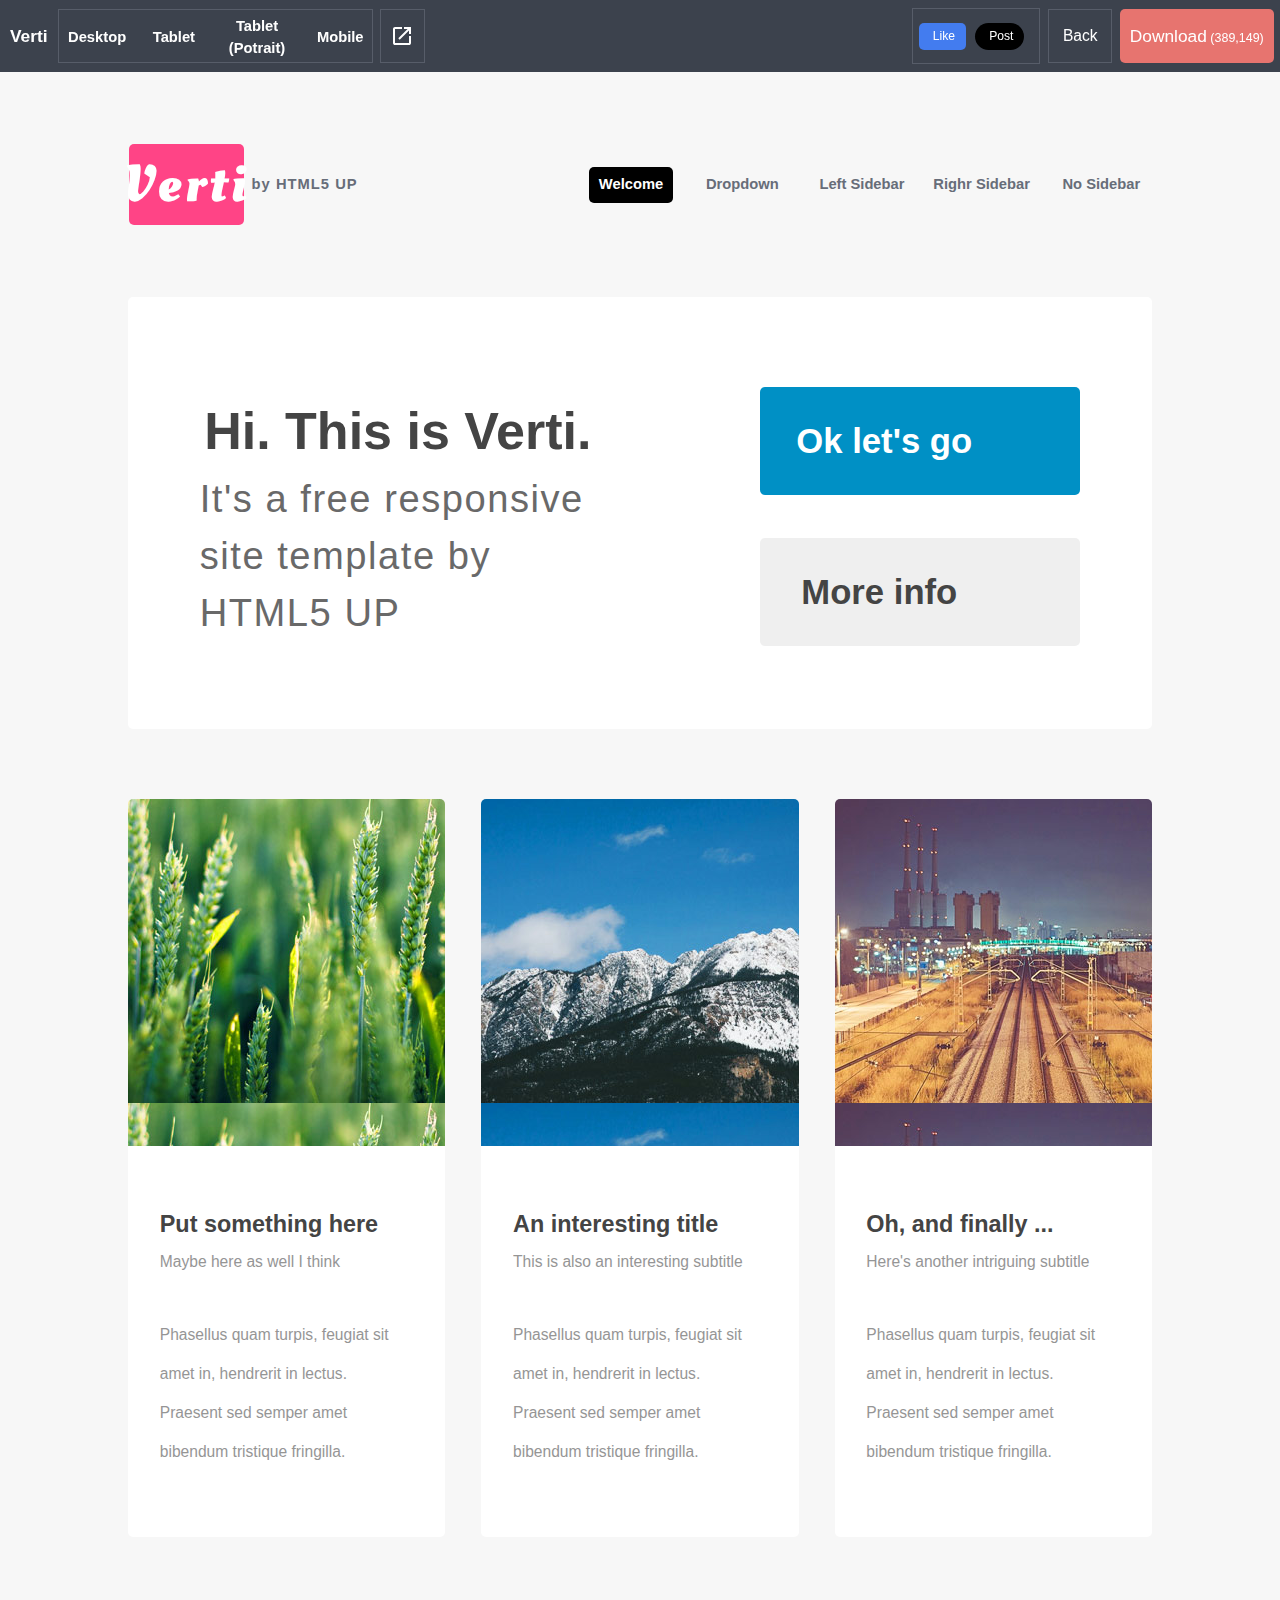
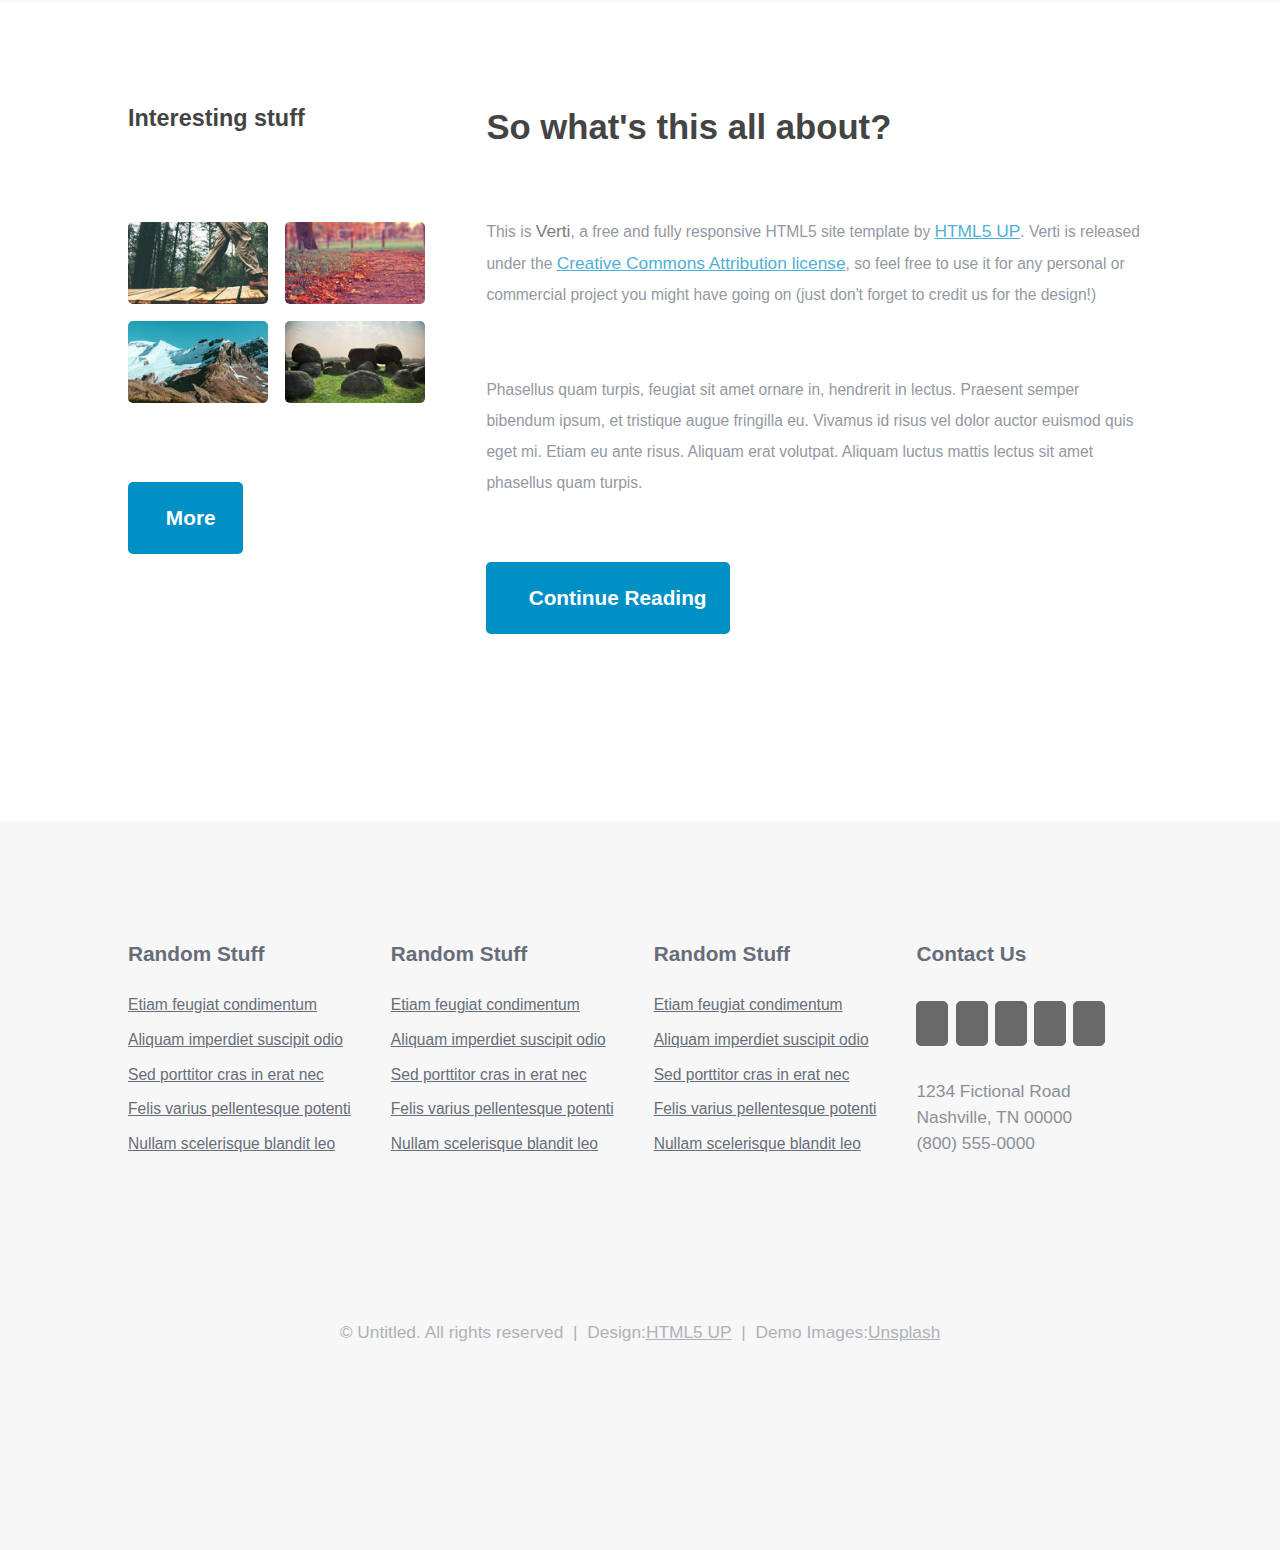
<file: verti - html5up/index.html>
<!DOCTYPE html>
<html lang="en">

<head>
    <meta charset="UTF-8" />
    <meta name="viewport" content="width=device-width, initial-scale=1.0" />
    <title>Verti | HTML5 UP</title>
    <link rel="shortcut icon" href="./imgs/favicon.ico" type="image/x-icon">
    <link rel="stylesheet" href="./css/main.css" />
    <link rel="stylesheet" href="https://cdnjs.cloudflare.com/ajax/libs/font-awesome/6.5.2/css/all.min.css"
        integrity="sha512-SnH5WK+bZxgPHs44uWIX+LLJAJ9/2PkPKZ5QiAj6Ta86w+fsb2TkcmfRyVX3pBnMFcV7oQPJkl9QevSCWr3W6A=="
        crossorigin="anonymous" referrerpolicy="no-referrer" />
    <link rel="preconnect" href="https://fonts.googleapis.com" />
    <link rel="preconnect" href="https://fonts.gstatic.com" crossorigin />
    <link href="https://fonts.googleapis.com/css2?family=Oleo+Script:wght@400;700&display=swap" rel="stylesheet" />
    <link rel="stylesheet" href="https://cdnjs.cloudflare.com/ajax/libs/font-awesome/6.5.2/css/all.min.css"
        integrity="sha512-SnH5WK+bZxgPHs44uWIX+LLJAJ9/2PkPKZ5QiAj6Ta86w+fsb2TkcmfRyVX3pBnMFcV7oQPJkl9QevSCWr3W6A=="
        crossorigin="anonymous" referrerpolicy="no-referrer" />
</head>

<body>
    <nav>
        <div>
            <ul id="sub-nav1">
                <li>Verti</li>
                <li>
                    <ul>
                        <li><button>Desktop</button></li>
                        <li><button>Tablet</button></li>
                        <li><button>Tablet (Potrait)</button></li>
                        <li><button>Mobile</button></li>
                    </ul>
                </li>
                <li>
                    <img src="./imgs/open_in_new_24dp_FFFFFF_FILL0_wght400_GRAD0_opsz24.svg" alt="" />
                </li>
            </ul>
            <ul id="sub-nav2">
                <li>
                    <ul>
                        <li>
                            <i class="fa-solid fa-thumbs-up" style="color: #ffffff"></i>&nbsp;Like
                        </li>
                        <li>
                            <i class="fa-brands fa-x-twitter" style="color: #ffffff"></i>&nbsp;Post
                        </li>
                    </ul>
                </li>
                <li>Back</li>
                <li>
                    <button><b>Download</b>&nbsp;(389,149)</button>
                </li>
            </ul>
        </div>
    </nav>
    <div id="section1">
        <div>
            <div id="sub-sec1">
                <ul>
                    <li>Verti</li>
                    <li>by HTML5 UP</li>
                </ul>
                <ul>
                    <li>Welcome</li>
                    <li>Dropdown</li>
                    <li>Left Sidebar</li>
                    <li>Righr Sidebar</li>
                    <li>No Sidebar</li>
                </ul>
            </div>
            <div id="sub-sec2">
                <div>
                    <div>
                        <h1>Hi. This is Verti.</h1>
                        <p>It's a free responsive site template by HTML5 UP</p>
                    </div>
                    <div>
                        <button>
                            Ok let's go<i class="fa-solid fa-circle-arrow-right" style="color: #ffffff"></i>
                        </button>
                        <button>
                            More info<i class="fa-solid fa-circle-question" style="color: #444"></i>
                        </button>
                    </div>
                </div>
            </div>
            <div id="sub-sec3">
                <div>
                    <div id="card1">
                        <div></div>
                        <div class="card-pt2">
                            <div>
                                <h1 class="card-title">Put something here</h1>
                                <p class="card-txt">Maybe here as well I think</p>
                            </div>
                            <div>
                                <p class="card-txt">
                                    Phasellus quam turpis, feugiat sit amet in, hendrerit in
                                    lectus. Praesent sed semper amet bibendum tristique
                                    fringilla.
                                </p>
                            </div>
                        </div>
                    </div>
                    <div id="card2">
                        <div></div>
                        <div class="card-pt2">
                            <div>
                                <h1 class="card-title">An interesting title</h1>
                                <p class="card-txt">This is also an interesting subtitle</p>
                            </div>
                            <div>
                                <p class="card-txt">
                                    Phasellus quam turpis, feugiat sit amet in, hendrerit in
                                    lectus. Praesent sed semper amet bibendum tristique
                                    fringilla.
                                </p>
                            </div>
                        </div>
                    </div>
                    <div id="card3">
                        <div></div>
                        <div class="card-pt2">
                            <div>
                                <h1 class="card-title">Oh, and finally ...</h1>
                                <p class="card-txt">Here's another intriguing subtitle</p>
                            </div>
                            <div>
                                <p class="card-txt">
                                    Phasellus quam turpis, feugiat sit amet in, hendrerit in
                                    lectus. Praesent sed semper amet bibendum tristique
                                    fringilla.
                                </p>
                            </div>
                        </div>
                    </div>
                </div>
            </div>
        </div>
    </div>
    <div id="section2">
        <div>
            <div id="sub2-sec1">
                <h1 class="card-title">Interesting stuff</h1>
                <div id="grid">
                    <img src="./imgs/grid-pic1.jpg" alt="" />
                    <img src="./imgs/grid-pic2.jpg" alt="" />
                    <img src="./imgs/grid-pic3.jpg" alt="" />
                    <img src="./imgs/grid-pic4.jpg" alt="" />
                </div>
                <button>
                    <i class="fa-regular fa-file-lines" style="color: #f5f5f5"></i>More
                </button>
            </div>
            <div id="sub2-sec2">
                <h1>So what's this all about?</h1>
                <p>
                    This is <b>Verti</b>, a free and fully responsive HTML5 site template by
                    <a href="">HTML5 UP</a>. Verti is released under the <a href="">Creative Commons Attribution
                        license</a>, so feel free to use it for any personal or commercial
                    project you might have going on (just don't forget to credit us for
                    the design!)
                </p>
                <p>
                    Phasellus quam turpis, feugiat sit amet ornare in, hendrerit in
                    lectus. Praesent semper bibendum ipsum, et tristique augue fringilla
                    eu. Vivamus id risus vel dolor auctor euismod quis eget mi. Etiam eu
                    ante risus. Aliquam erat volutpat. Aliquam luctus mattis lectus sit
                    amet phasellus quam turpis.
                </p>
                <button><i class="fa-solid fa-circle-arrow-right" style="color: #ffffff"></i>Continue
                        Reading</button>
            </div>
        </div>
    </div>
    <footer>
        <div>
            <div id="sub-foot">
                <div class="ft1">
                    <h1>Random Stuff</h1>
                    <ul>
                        <li><a href="">Etiam feugiat condimentum</a></li>
                        <li><a href="">Aliquam imperdiet suscipit odio</a></li>
                        <li><a href="">Sed porttitor cras in erat nec</a></li>
                        <li><a href="">Felis varius pellentesque potenti</a></li>
                        <li><a href="">Nullam scelerisque blandit leo</a></li>
                    </ul>
                </div>
                <div class="ft1">
                    <h1>Random Stuff</h1>
                    <ul>
                        <li><a href="">Etiam feugiat condimentum</a></li>
                        <li><a href="">Aliquam imperdiet suscipit odio</a></li>
                        <li><a href="">Sed porttitor cras in erat nec</a></li>
                        <li><a href="">Felis varius pellentesque potenti</a></li>
                        <li><a href="">Nullam scelerisque blandit leo</a></li>
                    </ul>
                </div>
                <div class="ft1">
                    <h1>Random Stuff</h1>
                    <ul>
                        <li><a href="">Etiam feugiat condimentum</a></li>
                        <li><a href="">Aliquam imperdiet suscipit odio</a></li>
                        <li><a href="">Sed porttitor cras in erat nec</a></li>
                        <li><a href="">Felis varius pellentesque potenti</a></li>
                        <li><a href="">Nullam scelerisque blandit leo</a></li>
                    </ul>
                </div>
                <div id="ft2">
                    <h1>Contact Us</h1>
                    <ul>
                        <li><i class="fa-brands fa-twitter" style="color: #fafafa;"></i></li>
                        <li><i class="fa-brands fa-facebook-f" style="color: #fcfcfc;"></i></li>
                        <li><i class="fa-brands fa-instagram" style="color: #fcfcfc;"></i></li>
                        <li><i class="fa-solid fa-basketball" style="color: #fcfcfc;"></i></li>
                        <li><i class="fa-brands fa-pinterest" style="color: #fcfcfc;"></i></li>
                    </ul>
                    <p>1234 Fictional Road<br>
                        Nashville, TN 00000<br>
                        (800) 555-0000</p>
                </div>
            </div>
            <p>© Untitled. All rights reserved&nbsp;&nbsp;<span>|</span>&nbsp;&nbsp;Design: <a href="">HTML5 UP</a>&nbsp;&nbsp;<span>|</span>&nbsp;&nbsp;Demo Images: <a href="">Unsplash</a></p>
        </div>
    </footer>
</body>

</html>
</file>
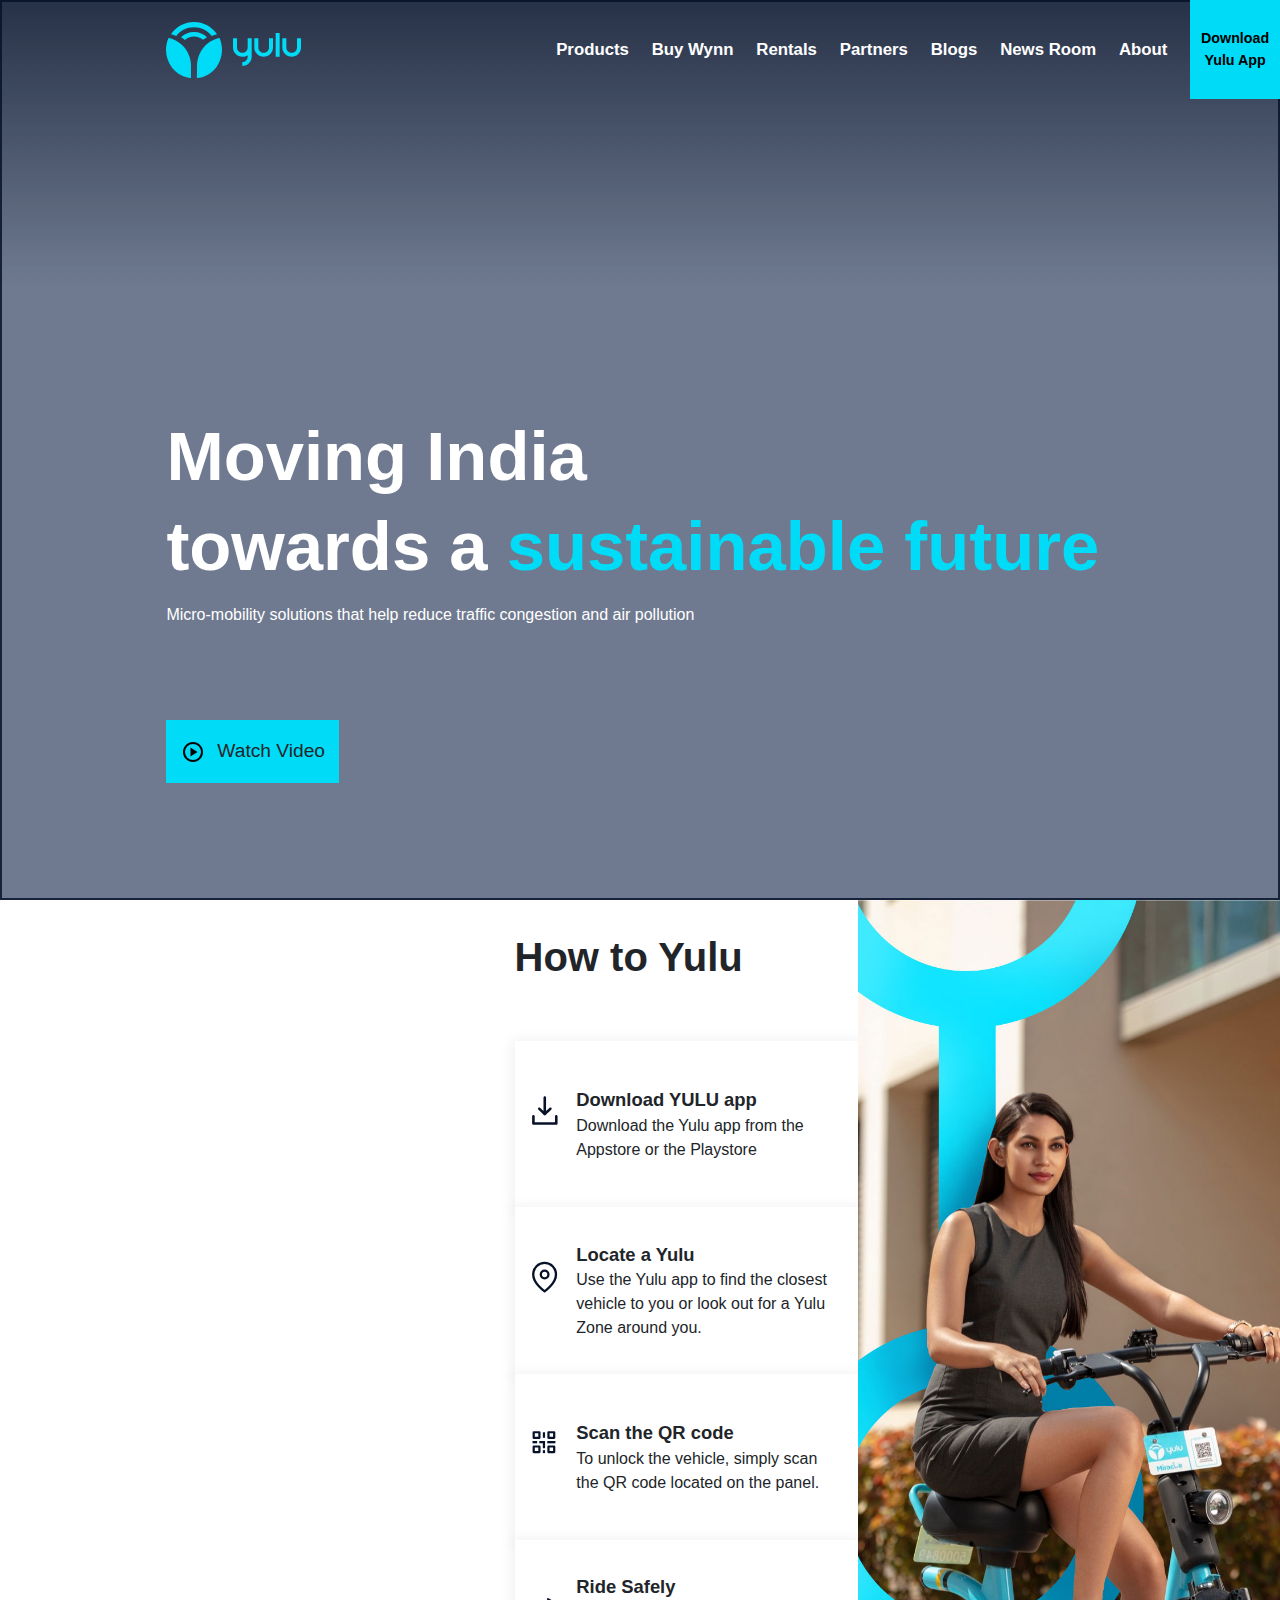
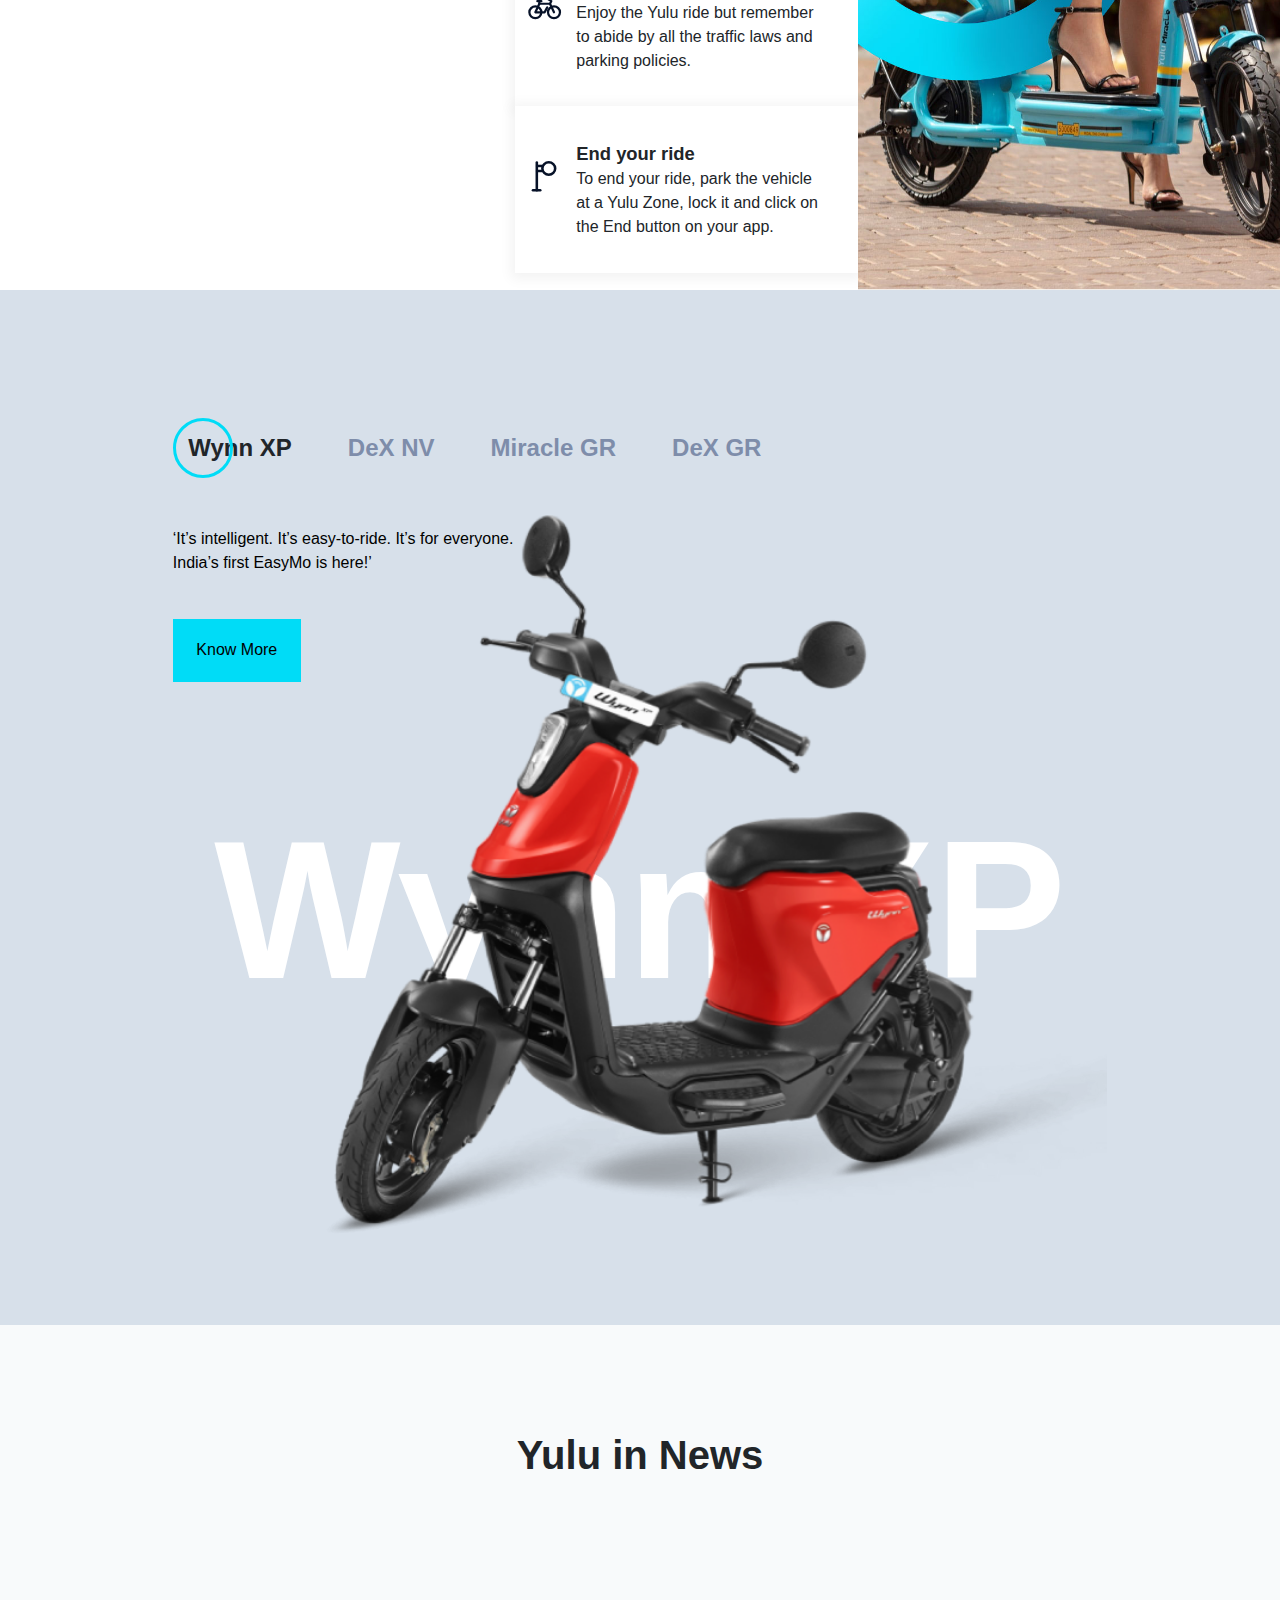
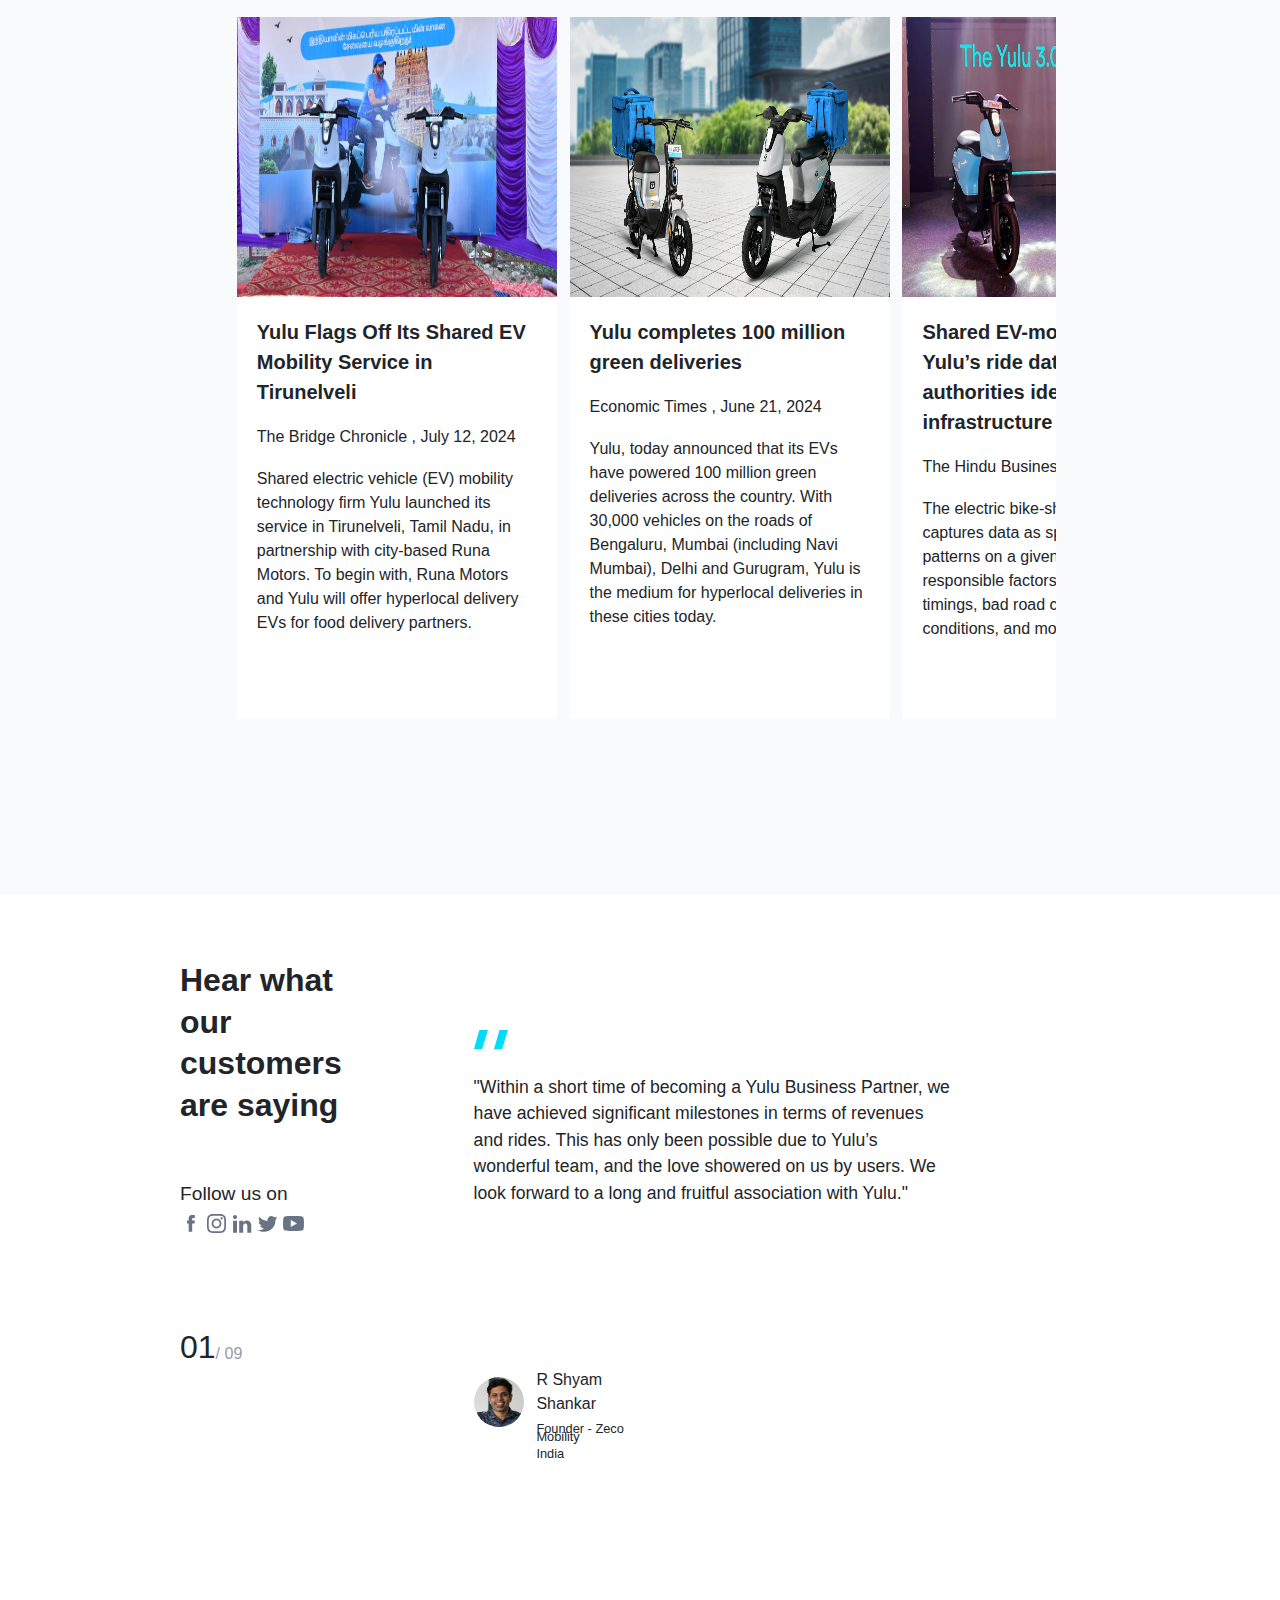
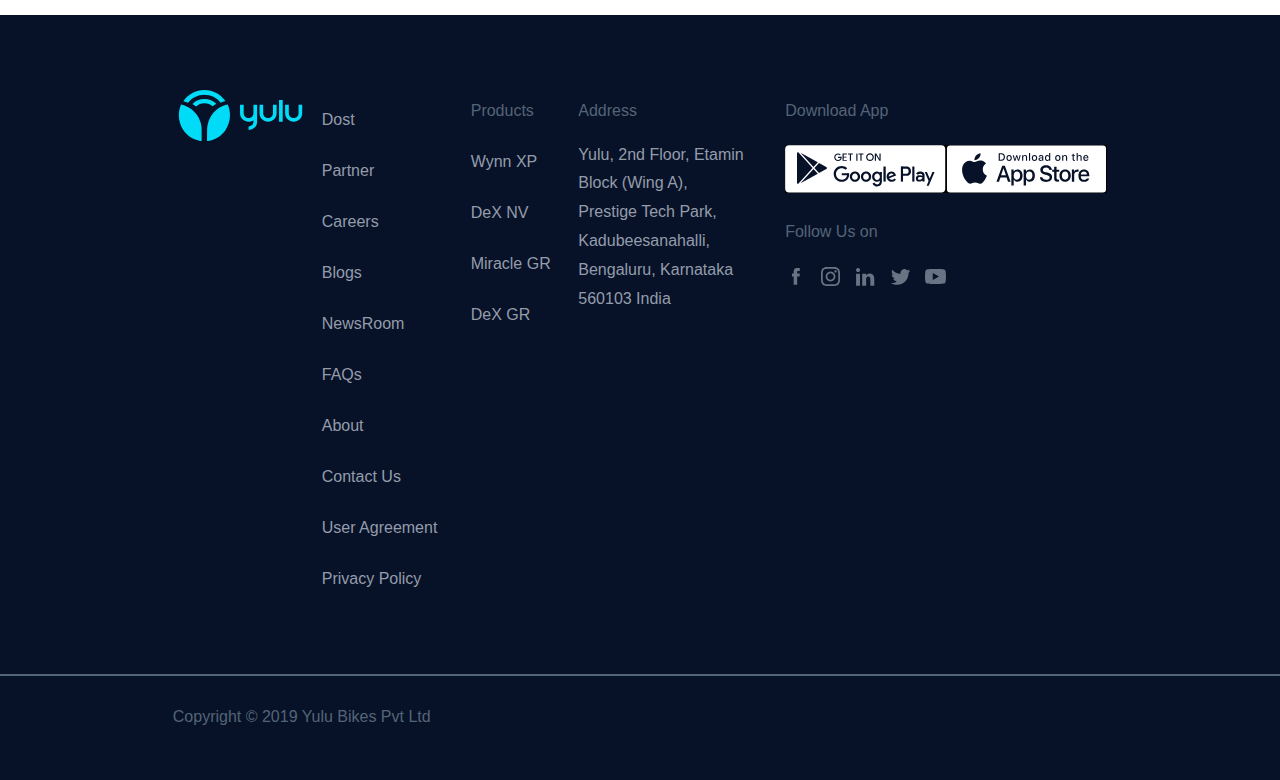
<file: Yulu/index.html>
<!DOCTYPE html>
<html lang="en">

<head>
    <meta charset="UTF-8">
    <meta name="viewport" content="width=device-width, initial-scale=1.0">
    <title>Home - Yulu</title>
    <!-- <link rel="shortcut icon" href="./imgs/favicon.png" type="image/x-icon"> -->
    <link rel="stylesheet" href="./css/main.css">
</head>

<body>
    <section>
        <video _ngcontent-csi-c59="" autoplay="" muted="muted" loop="" preload="auto">
            <source _ngcontent-csi-c59="" type="video/mp4"
                src="https://yulu-blogs-cdn.yulu.bike/banner_mini_4a97cece46.mp4">
        </video>
        <div id="sub1-sec1">
            <nav>
                <div><img src="./imgs/Yulu_Logo_903d3c4e9b.svg" alt=""></div>
                <ul>
                    <li>Products</li>
                    <li>Buy Wynn</li>
                    <li>Rentals</li>
                    <li>Partners</li>
                    <li>Blogs</li>
                    <li>News Room</li>
                    <li>About</li>
                    <li>
                        <button>Download
                            <br>
                            Yulu App
                        </button>
                    </li>
                </ul>
            </nav>
            <h1>Moving India</h1>
            <h1>towards a <span>sustainable future</span></h1>
            <p>Micro-mobility solutions that help reduce traffic congestion and air pollution</p>
            <button id="sub1">
                <svg xmlns="http://www.w3.org/2000/svg" height="24px" viewBox="0 -960 960 960" width="24px" fill="#000">
                    <path
                        d="m380-300 280-180-280-180v360ZM480-80q-83 0-156-31.5T197-197q-54-54-85.5-127T80-480q0-83 31.5-156T197-763q54-54 127-85.5T480-880q83 0 156 31.5T763-763q54 54 85.5 127T880-480q0 83-31.5 156T763-197q-54 54-127 85.5T480-80Zm0-80q134 0 227-93t93-227q0-134-93-227t-227-93q-134 0-227 93t-93 227q0 134 93 227t227 93Zm0-320Z" />
                </svg>
                Watch Video</button>
        </div>
    </section>
    <div id="section2">
        <div id="sub1-sec2">
                <div>
                    <video _ngcontent-hok-c56="" loop autoplay="true" playsinline="" muted="muted" id="how-to" class="d-none d-lg-block" src="https://yulu-blogs-cdn.yulu.bike/scan_24fd162b91.mp4">
                        <source _ngcontent-hok-c56="" type="video/mp4" src="https://yulu-blogs-cdn.yulu.bike/scan_24fd162b91.mp4"></video>
                </div>
                <div id="sec2-cnt">
                    <h1>How to Yulu</h1>
                    <ul>
                        <li>
                            <img src="./imgs/download_4745d1fcf7.svg" alt="">
                            <div>
                                <h1>Download YULU app</h1>
                                <p> Download the Yulu app from the Appstore or the Playstore </p>
                            </div>
                        </li>
                        <li>
                            <img src="./imgs/locate_1d326794a0.svg" alt="">
                            <div>
                                <h1>Locate a Yulu</h1>
                                <p> Use the Yulu app to find the closest vehicle to you or look out for a Yulu Zone around you. </p>
                            </div>
                        </li>
                        <li>
                            <img src="./imgs/scan_7f24281c07.svg" alt="">
                            <div>
                                <h1>Scan the QR code</h1>
                                <p> To unlock the vehicle, simply scan the QR code located on the panel. </p>
                            </div>
                        </li>
                        <li>
                            <img src="./imgs/ride_79508789d0.svg" alt="">
                            <div>
                                <h1>Ride Safely</h1>
                                <p> Enjoy the Yulu ride but remember to abide by all the traffic laws and parking policies. </p>
                            </div>
                        </li>
                        <li>
                            <img src="./imgs/end_21a23f1607.svg" alt="">
                            <div>
                                <h1>End your ride</h1>
                                <p> To end your ride, park the vehicle at a Yulu Zone, lock it and click on the End button on your app. </p>
                            </div>
                        </li>
                    </ul>
                </div>
        </div>
        <div id="sub2-sec2">

        </div>
    </div>
    <div id="section3">
        <div>
            <div id="sub1-sec3">
                <ul>
                    <li><div></div><p>Wynn XP<p></li>
                    <li>DeX NV</li>
                    <li>Miracle GR</li>
                    <li>DeX GR</li>
                </ul>
                <p>‘It’s intelligent. It’s easy-to-ride. It’s for everyone. India’s first EasyMo is here!’</p>
                <button>Know More</button>
            </div>
            <div id="svg-sec3">
                <svg viewBox="0 0 71 35"><text x="50%" y="25%" alignment-baseline="middle" text-anchor="middle" fill="#ffffff" style="color: white;">Wynn XP</text><!----></svg>
                <img src="./imgs/detils_image_657dc7d5ce.png" alt="">
            </div>
        </div>
    </div>
    <div id="section4">
        <div>
            <h1>Yulu in News</h1>
            <div id="scroll">
                <div id="card1" class="crd">
                    <div class="crd-img">
                        <img src="./imgs/crd1.jpeg" alt="">
                    </div>
                    <div class="crd-cnt">
                        <h1>Yulu Flags Off Its Shared EV Mobility Service in Tirunelveli</h1>
                        <p>The Bridge Chronicle , July 12, 2024</p>
                        <h3>Shared electric vehicle (EV) mobility technology firm Yulu launched its service in Tirunelveli, Tamil Nadu, in partnership with city-based Runa Motors. To begin with, Runa Motors and Yulu will offer hyperlocal delivery EVs for food delivery partners.</h3>
                    </div>
                </div>
                <div id="card2" class="crd">
                    <div class="crd-img">
                        <img src="./imgs/crd2.png" alt="">
                    </div>
                    <div class="crd-cnt">
                        <h1>Yulu completes 100 million green deliveries</h1>
                        <p>Economic Times , June 21, 2024</p>
                        <h3>Yulu, today announced that its EVs have powered 100 million green deliveries across the country. With 30,000 vehicles on the roads of Bengaluru, Mumbai (including Navi Mumbai), Delhi and Gurugram, Yulu is the medium for hyperlocal deliveries in these cities today.</h3>
                    </div>
                </div>
                <div id="card3" class="crd">
                    <div class="crd-img">
                        <img src="./imgs/crd3.jpeg" alt="">
                    </div>
                    <div class="crd-cnt">
                        <h1>Shared EV-mobility platform Yulu’s ride data can help authorities identify infrastructure flaws</h1>
                        <p>The Hindu BusinessLine , June 4, 2024</p>
                        <h3>The electric bike-sharing platform captures data as specific as congestion patterns on a given road and responsible factors like peak traffic timings, bad road conditions, weather conditions, and more. </h3>
                    </div>
                </div>
                <div id="card4" class="crd">
                    <div class="crd-img">
                        <img src="./imgs/crd4.jpeg" alt="">
                    </div>
                    <div class="crd-cnt">
                        <h1>Yulu partners Zeco Mobility for expanding operations in Kochi</h1>
                        <p>Financial Express , April 15, 2024</p>
                        <h3>Following the launch, Zeco Mobility, which is led by city-based clean energy and mobility entrepreneur R Shyam Shankar, will independently operate Yulu’s popular electric vehicle (EV) service across Kochi, with infrastructural and technological support from Yulu.</h3>
                    </div>
                </div>
                <div id="card5" class="crd">
                    <div class="crd-img">
                        <img src="./imgs/crd5.jpg" alt="">
                    </div>
                    <div class="crd-cnt">
                        <h1>Yulu partners with Yuva Mobility to launch its e2W service in Indore</h1>
                        <p>Business Standard , April 3, 2024</p>
                        <h3>Yulu, a shared electric two-wheeler mobility provider, has launched its services in Indore, Madhya Pradesh. Yulu has partnered with a local firm, Yuva Mobility, to operate its electric vehicles (EVs) in the city. This marks the first time Yulu has partnered with a local company to operate its EVs.</h3>
                    </div>
                </div>
                <div id="card6" class="crd">
                    <div class="crd-img">
                        <img src="./imgs/crd6.jpeg" alt="">
                    </div>
                    <div class="crd-cnt">
                        <h1>Bajaj Auto, Magna infuse Rs 160 crore in Yulu</h1>
                        <p>Financial Express , February 23, 2024</p>
                        <h3>Yulu, one of India’s largest shared electric two-wheeler mobility company has announced successful equity infusion of $19.25 million (around Rs 160 crore) in its business. Yulu says over the last year it has seen 5X jump in revenue. Furthermore it is on track to raise Series C round of funds soon.</h3>
                    </div>
                </div>
                <div id="card7" class="crd">
                    <div class="crd-img">
                        <img src="./imgs/crd7.jpg" alt="">
                    </div>
                    <div class="crd-cnt">
                        <h1>Eight shared e-mobility trends to watch out for in 2024</h1>
                        <p>Autocar Pro , December 28, 2023</p>
                        <h3>Shared two-wheeler EVs are to ICE bikes what smartphones are to landline phones: a sensible, versatile, and technologically powerful upgrade. These vehicles are environmentally cleaner than their ICE counterparts, not to forget significantly more affordable, writes Amit Gupta, Co-founder and CEO, Yulu.</h3>
                    </div>
                </div>
                <div id="card8" class="crd">
                    <div class="crd-img">
                        <img src="./imgs/crd8.jpg" alt="">
                    </div>
                    <div class="crd-cnt">
                        <h1>How shared EV services enables the success of public transport systems</h1>
                        <p>Economic Times , December 12, 2023</p>
                        <h3>India’s cities can facilitate sustainable, smart and shared solutions for first and last-mile connectivity. If implemented well, these shared services like electric two-wheelers, bike taxis, and autos can bring users back to public transport and enable cities to realistically achieve their decarbonisation targets.</h3>
                    </div>
                </div>
                <div id="card9" class="crd">
                    <div class="crd-img">
                        <img src="./imgs/crd9.png" alt="">
                    </div>
                    <div class="crd-cnt">
                        <h1>Yulu: EV mobility solutions for a supercharged future</h1>
                        <p>YourStory Media , November 22, 2023</p>
                        <h3>In this episode of YourStory Mavericks, Yulu founders share their journey of how the startup is working towards its mission to make commuting clean, inclusive and sustainable, driven by the three guiding principles of accessibility, availability and affordability.</h3>
                    </div>
                </div>
                <div id="card10" class="crd">
                    <div class="crd-img">
                        <img src="./imgs/crd10.jpg" alt="">
                    </div>
                    <div class="crd-cnt">
                        <h1>Yulu Names CFO Anuj Tewari As New Cofounder</h1>
                        <p>Inc42 , November 11, 2023</p>
                        <h3>Yulu has elevated chief financial officer (CFO) Anuj Tewari to the role of its newest cofounder. Tewari has been instrumental in shaping Yulu’s growth strategy and has led fundraising negotiations on behalf of the startup.</h3>
                    </div>
                </div>
            </div>
        </div>
    </div>
    <div id="section5">
        <div>
            <div>
                <h1>Hear what our customers are saying</h1>
                <p>Follow us on</p>
                <h2>
                        <img src="./imgs/fb_39eb3068a7.svg" alt="">
                        <img src="./imgs/instagram_dd68e02b61.svg" alt="">
                        <img src="./imgs/linkdn_d752bbb5b5.svg" alt="">
                        <img src="./imgs/twittr_8da7ec071d.svg" alt="">
                        <img src="./imgs/youtube_f13b5633dc.svg" alt="">
                </h2>
                <div id="sub1-sec5">
                    <span>01</span><span>/ 09</span>
                    <!-- <div></div>
                    <hr>
                    <div></div> -->
                </div>
            </div>
            <div>
                <img src="./imgs/coma-img.svg" alt="">
                <p>"Within a short time of becoming a Yulu Business Partner, we have achieved significant milestones in terms of revenues and rides. This has only been possible due to Yulu’s wonderful team, and the love showered on us by users. We look forward to a long and fruitful association with Yulu."</p>
                <div id="sub2-sec5">
                    <div><img src="./imgs/Shyam_2_ff1fbbe0e8.jpeg" alt=""></div>
                    <div>
                        <h1>R Shyam Shankar</h1>
                        <p>Founder - Zeco Mobility</p>
                        <p>India</p>
                    </div>
                </div>
            </div>
        </div>
    </div>
    <footer>
        <div>
            <div id="sub-ft1">
                <div>
                    <img src="./imgs/Yulu_Logo_903d3c4e9b.svg" alt="">
                </div>
                <div>
                    <ul>
                        <li>Dost</li>
                        <li>Partner</li>
                        <li>Careers</li>
                        <li>Blogs</li>
                        <li>NewsRoom</li>
                        <li>FAQs</li>
                        <li>About</li>
                        <li>Contact Us</li>
                        <li>User Agreement</li>
                        <li>Privacy Policy</li>
                    </ul>
                </div>
                <div>
                    <p>Products</p>
                    <ul>
                        <li>Wynn XP</li>
                        <li>DeX NV</li>
                        <li>Miracle GR</li>
                        <li>DeX GR</li>
                    </ul>
                </div>
                <div>
                    <p>Address</p>
                    <h3>Yulu, 2nd Floor, Etamin Block (Wing A), Prestige Tech Park, Kadubeesanahalli, Bengaluru, Karnataka 560103 India</h3>
                </div>
                <div>
                    <p>Download App</p>
                    <h1><img src="./imgs/g_play_fff975e68e.svg" alt=""><img src="./imgs/app_store_ece7bc14c3.svg" alt=""></h1>
                    <p>Follow Us on</p>
                    <h1>
                        <img src="./imgs/fb_39eb3068a7.svg" alt="">
                        <img src="./imgs/instagram_dd68e02b61.svg" alt="">
                        <img src="./imgs/linkdn_d752bbb5b5.svg" alt="">
                        <img src="./imgs/twittr_8da7ec071d.svg" alt="">
                        <img src="./imgs/youtube_f13b5633dc.svg" alt="">
                    </h1>
                </div>
            </div>
            <br>
            <hr>
            <div id="sub-ft2">
               <div>Copyright © 2019 Yulu Bikes Pvt Ltd</div>
            </div>
        </div>
    </footer>
</body>

</html>
</file>
<file: airbnb/css/main.css>
@import url(./content.css);
@import url(./footer.css);
*{
    margin: 0%;
    padding: 0%;
    box-sizing: border-box;
    font-family: Airbnb Cereal VF, Circular, -apple-system, BlinkMacSystemFont, Roboto,
    Helvetica Neue, sans-serif;
}
main{
    width: 100%;
    position: sticky;
    top: 0%;
    background-color: #fff;
    z-index: 11;
}
#top-nav{
    /* border: 5px solid; */
    width: 90%;
    height: 80px;
    margin: auto;
    display: flex;
    justify-content: space-between;
    align-items: center;
}
#top-nav > div:nth-child(1) > svg > path:nth-child(1),#top-nav > div:nth-child(1) > svg > path:nth-child(2){
    fill: #FF385C;  
}
#top-nav > div:nth-child(1) > svg{
    fill: #FF385C;
    /* margin-right: 400px; */
}

#search-bar{
    width: 350px;
    height: 50px;
    border: 2px solid #f0ebeb;
    border-radius: 40px;
    margin-left: 300px;
    display: inline-flex;
    justify-content: center;
    align-items: center;
    box-shadow: 0 1px 1px rgba(0, 0, 0, 0.1);
}
#search-bar:hover{
box-shadow: 0 2px 5px rgba(0, 0, 0, 0.2);
}
#search-bar p{
    font-size: 14px;
    font-weight: 900px;
    
}
#search-bar span{
    margin-left: 15px;
    margin-right: 15px;
}
#search-bar p+p+p{
    font-weight: 100;
}
#search-bar button{
    margin-left: 15px;
    background-color: #FF385C;
    border: none;
    border-radius: 40px;
    padding: 8px;
}
#search-bar > button > svg{
    fill: #fff;
}

#right{
    /* border: 2px solid; */
    display: inline-flex;
    justify-content: flex-end;
    width: 400px;
    align-items: center;
    gap: 15px;
    text-wrap: nowrap;
    height: 50px;
}
#right button{
    height: inherit;
    width: 90px;
    display: inline-flex;
    justify-content: space-evenly;
    align-items: center;
    background-color: transparent;
    border-radius: 40px;
    padding: 5px;
    border: none;
    border: 2px solid #f7f7f7;  
    box-shadow: 0 1px 1px rgba(0, 0, 0, 0.1); 
}
#right button:hover{
    box-shadow: 0 2px 5px rgba(0, 0, 0, 0.2);
}
#right div p{
    font-size: 14px;
}
#right div{
    /* border: 2px solid; */
    border-radius: 40px;
    height: 45px;
    display: inline-flex;
    align-items: center;
    padding: 12px;
    
}
#right div+div{
    /* border: 2px solid; */
    border-radius: 40px;
    height: 45px;
    display: inline-flex;
    align-items: center;
    width: 40px;
    
}
#right div:hover {
    background-color: #f7f7f7;
    /* height: inherit; */
}
#right button svg{
    height: 10px;
    width: 10px;
}

/* end of top nav*/
#items-png{
    height: 80px;
    border-top: 2px solid #f7f7f7;
    position: sticky;
    top: 80px;
    background-color: #fff;
    margin-bottom: 20px;
}
.scrollable-tabs-container{
    width: 90%;
    margin: auto;
    overflow: hidden;
    position: relative;
    height: inherit;
    display: flex;
    align-items: center;
    /* border: 2px solid red; */
}
.scrollable-tabs-container ul{
    display: flex;
    gap: 16px;
    height: inherit;
    align-items: center;
    list-style: none;
    overflow-x: scroll;
    /* -ms-overflow-style:none; */
    /* scrollbar-width: none; */

}
.scrollable-tabs-container ul::-webkit-scrollbar{
    display: none;
}
#items-png > div > ul > li{
    margin-right: 35px;
    
   
}
#items-png > div > ul > li > img{
    height: 35px;
    padding: 5px;
    
    
    
}
#items-png > div > ul > li> p{
    white-space: nowrap;
    font-size: 12px;
    font-weight: 500;
    color: #000000;
    display: flex;
    justify-content: center;
    user-select: none;

}
#items-png > div > ul > li.active{
    border-bottom:1px solid black;
    
  
}
/* .scrollable-tabs-container .right-arrow,
.scrollable-tabs-container .left-arrow{
    position: absolute;
    height: 100%;
    width: 100px;
    top: 0;
    display: none;
    align-items: center;
    padding: 0 10px;
    justify-content: center;
    
    
    


}
.scrollable-tabs-container .right-arrow.active,
.scrollable-tabs-container .left-arrow.active{
    display: flex;
    

    
}
.scrollable-tabs-container .right-arrow{
    right: 0;
    border: 1px solid;
    background: linear-gradient(to left , #fff 50%, transparent);
    justify-content: flex-end;
}
.scrollable-tabs-container .right-arrow svg{
    height: 100PX;
}
.scrollable-tabs-container .left-arrow{
    background: linear-gradient(to right , #fff 30%, transparent);
}
.scrollable-tabs-container svg{
    border-radius: 500%;
  
    border: 2px solid rgb(78, 72, 72);
    cursor: pointer;
   
} */

.scrollable-tabs-container svg:hover{
    /* box-shadow: 10px 10px 10px 10px #5b5454; */
}

/**/
.scrollable-tabs-container .right-arrow,
.scrollable-tabs-container .left-arrow {
  height: 25px; 
  width: 25px; 
  display: none;
  align-items: center;
  justify-content: center;
  border: 1px solid grey;
  border-radius: 50%;
  background-color: white;
  cursor: pointer;
  transition: all 0.3s ease;
}

.scrollable-tabs-container .right-arrow:hover,
.scrollable-tabs-container .left-arrow:hover {
  width: 29px; /* Slightly increase the size on hover */
  height: 29px; /* Slightly increase the size on hover */
  box-shadow: 0 4px 8px rgba(0, 0, 0, 0.2); /* Grey gradient shadow */
}

.scrollable-tabs-container .right-arrow svg,
.scrollable-tabs-container .left-arrow svg {
  width: 20px; /* Set the initial width for the SVG */
  height: 20px; /* Set the initial height for the SVG */
  transition: all 0.3s ease; /* Smooth transition for hover effects */
}

.scrollable-tabs-container .right-arrow:hover svg,
.scrollable-tabs-container .left-arrow:hover svg {
  width: 24px; /* Slightly increase the arrow size on hover */
  height: 24px; /* Slightly increase the arrow size on hover */
}
.scrollable-tabs-container .right-arrow.active,
.scrollable-tabs-container .left-arrow.active{
    display: flex;
    

    
}
.scrollable-tabs-container .right-arrow{
    background: linear-gradient(to left , #fff 50%, transparent);
    
}
</file>
<file: apple/css/main.css>
*{
    padding: 0%;
    margin: 0%;
    box-sizing: border-box;
    font-family: "SF Pro Text", "SF Pro Icons", "Helvetica Neue", "Helvetica", "Arial", sans-serif;
}
button{
    cursor: pointer;
}
nav{
    /* border: 2px solid red; */
    height: 6vh;
    position: sticky;
    top: 0px;
    width: 100%;
    background-color: rgba(250, 250, 252, 0.8);
    backdrop-filter: blur(10px);/* Apply the blur effect */
    font-family: Arial, Helvetica, sans-serif;
    z-index: 99999999999;
}
ol{
    list-style: none;
    height: inherit;
    width: 65%;
    margin: auto;
    padding: 0%;
    display: flex;
    justify-content:space-between ;
    align-items: center;
    font-size: 12px;
    font-weight: 400;
}
nav li:hover{
    cursor: pointer;
}
#sub_nav{
    /* border: 2px solid red; */
    height: 6vh;
    background-color: #fff;
}
article{
    /* border: 2px solid blue; */
    width: 50%;
    margin: auto;
    font-size: 14px;
    /* position: absolute; */
    /* top: 50px; */
    /* display: block; */
    text-align: center;
    height: inherit;
    line-height: 5vh;
    /* align-items: center; */
    color: #1d1d1f;
}
#sub_nav a{
    color: #0071E3;
    text-decoration: none;
}
#section1{
    border: 1px solid #fff;
    height: 80vh;
    background-color: #f5f5f7;
    background-image: url(../imgs/hero_ai__fsutbxvuni62_large.jpg); 
    background-position: center center;
    background-repeat: no-repeat;
}
#section1 h2{
    text-align: center;
    margin-top: 50px;
    font-size: 56px;
    font-weight: 600;
    letter-spacing: -.005em;
}
#section1 p{
    text-align: center;
    margin-top: 5px;
    font-size: 28px;
    font-weight: 400;
}
#section1 p+p{
    margin-top: 10px;
    font-size: 19px;
    font-weight: 400px;
    color:#6e6e73;
}
#btn{
    display: flex;
    justify-content: center;
    margin-top: 18px;
}
#btn button{
    padding: 15px;
    width: 150px;
    border-radius: 50px;
    border: none;
    background-color: #0071E3;
    font-size: 17px;
    font-weight: 050;
    color: #fff;
    cursor: pointer;
}
#btn button+button{
    margin-left: 23px;
    border: 1px solid #0071E3;
    background:none;
    color: #0071e3;
}
#btn button+button:hover{
    color: #fff;
    background-color: #0071e3;
    
}
#bg_img{
    /* border: 2px solid; */
    height: 320px;
}
#section2{
    /* border: 2px solid; */
    height: 80vh;
    margin-top: 2vh;
    background-color: #f5f5f7;
}
#section2 span svg{
    width: 277px;
    height: 153px;
    transform: rotate(-5deg);
    position: absolute;
    top: 105%;
    left: 600px;
    fill: #007aff;
    font-size: 104px;
    font-weight: 600;
    color: #fff;
}
#section2 h2{
    height: 75px;
    width: 70px;
    background-image: url(../imgs/hero_tapback_heart_alt__de478w2gx8k2_large.png);
    background-repeat: no-repeat;
    background-position: center center;
    position: absolute;
    top: 750px;
    left: 550px;
}
#section2 h2+h2{
    height: 125px;
    width: 127px;
    background-image: url(../imgs/hero_sticker_mba_alt__d8ok9p1fkuoi_large.png);
    background-position: center center;
    background-repeat: no-repeat;
    background-size: cover;
    position: absolute;
    top: 733px;
    left: 780px;
}
#section2 h2+h2+h2{
    background-image: url(../imgs/hero_sticker_ipadair_alt__gb9b89ucs36m_large.png);
    background-position: center center;
    background-repeat: no-repeat;
    background-size: cover;
    position: absolute;
    top: 910px;
    left: 540px;
}
#section2 span>h2+svg{
    /* border: 2px solid #fff; */
    width: 212px;
    height: 40px;
    position: absolute;
    top: 910px;
    left: 680px;
    transform: rotate(-2deg);
    stroke: #f5f5ed;
    stroke-width: 2;
    z-index: 2;
}
#section2 span>h2+svg p{
    font-size: 33px;
    margin-top: 7px;
}
#section2 span>svg+svg{
    transform: rotate(5deg);
    height: 90px;
    width: 245px;
    position: absolute;
    top: 953px;
    left: 720px;
    stroke: #f5f5ed;
    stroke-width: 2;
    z-index: 1;
}
#section2 span>svg+svg p{
    font-size: 80px;
}
#section2 span>svg+svg+h2{
    background-image: url(../imgs/hero_sticker_airpod_engrave__gjuxhxb2qsey_large.png);
    background-position: center center;
    background-repeat: no-repeat;
    background-size: cover;
    position: absolute;
    top: 1000px;
    left: 890px;
    z-index: 2;
}
#section2 span>svg+svg+h2+svg{
    width: 250px;
    height: 90px;
    position: absolute;
    transform: rotate(10deg);
    top: 1030px;
    left: 650px;
    z-index: 0;

}
#section2 span>svg+svg+h2+svg p{
    font-size: 64px;
    margin-top: -1px;
}
#section2 span>svg+svg+h2+svg+h2{
    background-image: url(../imgs/hero_sticker_apple_pen__glaj5t048fue_large.png);
    background-position: center center;
    background-repeat: no-repeat;
    background-size: cover;
    position: absolute;
    width: 117px;
    height: 66px;
    top: 1055px;
    left: 760px;

}
#section2 span>svg+svg+h2+svg+h2+svg{
    width: 205px;
    fill: #e1dfe5;
    position: absolute;
    top: 1117px;
    transform: rotate(0deg);
}
#section2 span>svg+svg+h2+svg+h2+svg p{
    font-size: 34px;
    color: #1d1d1f;
}
#section2 span>svg+svg+h2+svg+h2+svg+h2{
    background-image: url(../imgs/hero_tapback_exclamation_alt__glecmoc6v4ey_large.png);
    background-position: center center;
    background-repeat: no-repeat;
    background-size: cover;
    position: absolute;
    top: 1105px;
    left: 850px;
    z-index: 2;
    width: 24px;
    height: 24px;
}
#section2 div{
    display: flex;
    justify-content: center;
}
#section2 button{
    border: 1px solid #0071E3;
    background:none;
    color: #0071e3;
    font-size: 17px;
    font-weight: 050;
    padding: 12px;
    width: 85px;
    border-radius: 50px;
    /* margin-bottom:8vh; */
    cursor: pointer;
    position: absolute;
    top: 1170px;
    
}
#section3{
    /* border: 2px solid; */
    margin-top: 2vh;
    height: 80vh;
    width: 100%;
    background-image: url(../imgs/hero_wwdc24__e90jbhiypbyy_large.jpg);
    background-position: center center;
    background-repeat: no-repeat;
    background-size: cover;
    display: flex;
    flex-direction: column;
    justify-content: center;
    align-items: center;
}
#section3 span{
    margin-top: 48vh;
}
#section3 p{
    /* border: 2px solid; */
    color: #f5f5f7;
    font-size: 28px;
    font-weight: 400;
    width: 700px;
    margin: auto;
    margin-bottom: 2vh;
    text-align: center;
    letter-spacing: 0.007em;
}
#section3 button{
    padding: 13px;
    width: 130px;
    border-radius: 50px;
    border: none;
    background-color: #0071E3;
    font-size: 17px;
    font-weight: 050;
    color: #fff;
    cursor: pointer;
    margin-bottom: 6vh;
    
}
#section4{
    border: 2vh solid #fff;
    height: 248vh;
}
#sub_sec1{
    display: flex;
    flex-direction: row;
    justify-content: space-between;
    height: 80vh;
}
#sub_sec1>div:first-child{
    background-image: url(../imgs/promo_college_students__bxqdcoxgjzw2_large.jpg);
    background-repeat: no-repeat;
    background-size: cover;
    background-position: center center;
    height: inherit;
    width: 49.5%;
    color: #f5f5f7;

}
#sub_sec1>div:first-child h3{
    font-size: 4px;
    font-weight: 600;
    letter-spacing: 0em;
    margin-top: 56vh;
    text-align: center;
}
#sub_sec1>div:first-child p{
    font-size: 21px;
    font-weight: 400px;
    letter-spacing: 0.011em;
    text-align: center;
    margin-top: 1vh;
}
#sub_sec1>div:first-child div{
    display: flex;
    justify-content: center;
    margin-top: 2vh;
}
#sub_sec1>div:first-child div button{
    padding: 9px;
    width: 115px;
    border-radius: 50px;
    border: none;
    background-color: #0071E3;
    font-size: 15px;
    font-weight: 050;
    color: #fff;
    cursor: pointer;
}
#sub_sec1>div:last-child{
    background-image: url(../imgs/promo_macbook_air_m3__e43jegok3wuq_large.jpg);
    background-repeat: no-repeat;
    background-size: cover;
    background-position: center center;
    height: inherit;
    width: 49.5%;
}
#sub_sec1>div:last-child h3{
    font-size: 41px;
    font-weight: 600;
    letter-spacing: 0em;
    margin-top: 7vh;
    text-align: center;
}
#sub_sec1>div:last-child p{
    font-size: 21px;
    font-weight: 400px;
    letter-spacing: 0.011em;
    text-align: center;
    margin-top: 0.5vh;
}
#sub_sec1>div:last-child div{
    display: flex;
    justify-content: center;
    margin-top: 2vh;
}
#sub_sec1>div:last-child div button , #sub_sec2>div:first-child>div button , #sub_sec2>div+div>div button , #sub_sec3>div>div button{
    padding: 9px;
    width: 115px;
    border-radius: 50px;
    border: none;
    background-color: #0071E3;
    font-size: 15px;
    font-weight: 050;
    color: #fff;
    cursor: pointer;
}
#sub_sec1>div:last-child div button+button , #sub_sec2>div:first-child>div button+button , #sub_sec2>div+div>div button+button , #sub_sec3>div div button+button{
    padding: 9px;
    width: 70px;
    border-radius: 50px;
    border: 1px solid #0071e3;
    background: none;
    color: #0071E3;
    margin-left: 10px;
}
#sub_sec1>div:last-child div button+button:hover{
    background-color: #0071E3;
    color: #f5f5f7;
}
#sub_sec2{
    display: flex;
    /* border: 2px solid; */
    margin-top: 2vh;
    flex-direction: row;
    justify-content: space-between;
    height: 80vh;
}
#sub_sec2>div:first-child{
    width: 49.5%;
    background-image: url(../imgs/promo_iphone15pro__e48p7n5x3nsm_large.jpg);
    background-position: center center;
    background-size: cover;
    background-repeat: no-repeat;
    height: inherit;
    color: #f5f5f7;
}
#sub_sec2>div:first-child>h3{
    font-size: 41px;
    font-weight: 600;
    letter-spacing: -0.008em;
    margin-top: 6vh;
    text-align: center;
}
#sub_sec2>div:first-child>p{
    font-size: 21px;
    font-weight: 400px;
    letter-spacing: -0.008em;
    text-align: center;
    margin-top: 1vh;
}
#sub_sec2>div>div , #sub_sec2>div+div>div , #sub_sec3>div>div{
    margin-top: 1.5vh;
    display: flex;
    justify-content: center;
    align-items: center;
}
#sub_sec2>div>div button+button:hover , #sub_sec2>div+div>div button+button:hover , #sub_sec3>div>div button+button:hover{
    background-color: #0071E3;
    color: #f5f5f7;
}
#sub_sec2>div:last-child{
    width: 49.5%;
    height: inherit;
    background-image: url(../imgs/promo_iphone15_announce__fmxxi8r9fkuy_large.jpg);
    background-position: center center;
    background-repeat: no-repeat;
    background-size: cover;
}
#sub_sec2>div:last-child>h2{
    text-align: center;
    margin-top: 6vh;
    font-size: 40px;
    font-weight: 600;
    letter-spacing: 0em;
}
#sub_sec2>div:last-child>h3{
    text-align: center;
    margin-top: 1vh;
    font-size: 21px;
    font-weight: 400;
    line-height:1.19048;
}
#sub_sec3{
    display: flex;
    margin-top: 2vh;
    flex-direction: row;
    justify-content: space-between;
    height: 80vh;
}
#sub_sec3>div{
    /* border: 2px solid; */
    width: 49.5%;
    height: inherit;
    color: #f5f5f7;
    background-image: url(../imgs/promo_ipadpro__ch217v9v7no2_large.jpg);
    background-position: center center;
    background-repeat: no-repeat;
    background-size: cover;
}
#sub_sec3>div>h3{
    text-align: center;
    font-size: 40px;
    font-weight: 600;
    letter-spacing: 0em;
    margin-top: 6vh;

}
#sub_sec3>div>p{
    text-align: center;
    font-size: 21px;
    font-weight: 400;
    line-height: 1.19048;
    margin-top: 1vh;
}
#sub_sec3>div+div{
    /* border: 2px solid; */
    width: 49.5%;
    height: inherit;
    background-image: url(../imgs/promo_iphone_tradein__bugw15ka691e_large.jpg);
    background-position: center center;
    background-size: cover;
    background-repeat: no-repeat;
}
#sub_sec3>div+div>h3{
    align-items: center;
}
#sub_sec3>div+div>p{
    font-size: 21px;
    font-weight: 400;
    color: #1d1d1f;
}
#sub_sec3>div+div>div button{
    width: 150px;
    font-size: 14px;
    line-height: 1.42859;
    font-weight: 400;
    /* letter-spacing: -.016em; */
}
#section5{
    /* border: 2px solid; */
    height: 99vh;
}
footer{
    /* border: 2px solid; */
    height: 117vh;
    background-color: #f5f5f7;
    /* color: rgba(0, 0, 0, 0.56); */
    color: #0000008F;
    font-size: 12.5px;
    line-height: 1.3333733333;
    font-weight: 400;
    letter-spacing: -0.01em;
}
footer div{
    /* border: 2px solid; */
    margin: auto;
    width: 65%;
    height: inherit;
}
footer ul{
    list-style: none;
    padding: 0%;
}
footer ul li{
    margin-top: 1vh;
}
footer a{
    color: rgba(0, 0, 0, 0.72);
    text-decoration: underline;
}
#subfooter1{
    width: 100%;
    height: 60vh;
    display: flex;
    /* border: 2px solid; */
    flex-wrap: wrap;
    /* text-wrap: wrap; */
    flex-direction: row;
    justify-content: space-between !important;
    align-items: flex-start;
    padding: 0%;
    margin: 0%;

}

#subfooter1>div{
    /* border: 2px solid; */
    margin-top: 2vh;
    width: 20%;
    height: auto;
    /* position: absolute; */
    /* left: ; */
}
#subfooter1+div{
    width: 100%;
    height: auto;
}
#subfooter1 h3{
    font-size: 12px;
    margin-top: 2vh;
}
#subfooter1 li{
    font-size: 1em;
}
#subfooter1+div a{
    color: #0071e3;
    text-decoration: underline;
}
footer div hr{
    color: rgba(0, 0, 0, 0.48);
}
#subfooter2{
  /* border: 2px solid; */
  height: 7vh;   
  width: 100%;
}
#subfooter2 ul{
    list-style: none;
    padding: 0%;
    display: flex;
    flex-direction: row;
    justify-content: space-between;
    align-items: flex-end;
}
#subfooter1 li:hover{
    cursor: pointer;
    text-decoration: underline !important;
}
#ftr_li{
    margin-left: -120px;
} 
#ftr_li a{
    text-decoration: none;
}
#ftr_li a:hover{
    text-decoration: underline;
}
#subfooter2 ul li+li+li:hover{
    text-decoration: underline;
    cursor: pointer;  
}
</file>
<file: verti - html5up/css/main.css>
*{
    margin: 0%;
    padding: 0%;
    box-sizing: border-box;
    font-family: 'Source Sans Pro', Arial, sans-serif;
    font-size: 13pt;
    line-height: 1.5em;
    color: #676d79;
}
.oleo-script-regular {
    font-family: "Oleo Script", system-ui;
    font-weight: 400;
    font-style: normal;
  }
  
  .oleo-script-bold {
    font-family: "Oleo Script", system-ui;
    font-weight: 700;
    font-style: normal;
  }
nav{
    height: 8vh;
    width: 100%;
    /* border: 2px solid; */
    background-color: rgba(55, 61, 73, 0.975);
    color: #fff;
    position: sticky;
    z-index: 999999;
    top: 0;
}
nav>div{
    /* border: 2px solid red; */
    width: 99%;
    height: inherit;
    margin: auto;
    display: flex;
    justify-content: space-between;
    align-items: center;
}
#sub-nav1 , #sub-nav1 ul , #sub-nav2 , #sub-nav2 ul{
    list-style: none;
    /* border: 2px solid red; */
    width: 33%;
    padding: 0%;
    display: flex;
    justify-content: space-between;
    align-items: center;
}
#sub-nav1>li{
    border: 1px solid #575d69;
    height: 6vh;
    /* width: vw; */
    cursor: pointer;
}
#sub-nav1>li:first-child{
    width: 3.5vw;
    display: flex;
    align-items: center;
    justify-content: center;
    font-size: 1em;
    font-weight: bold;
    border: none;
    color: #fff;
}
#sub-nav1>li:last-child{
    width: 3.5vw;
    display: flex;
    align-items: center;
    justify-content: center;
}
#sub-nav1 ul{
    width: 24.5vw;
}
#sub-nav1 ul li button{
    width:auto;
    height: 6vh;
    text-align: center;
    border: none;
    background: transparent;
    cursor: pointer;
    color: #fff;
    font-size: .85em;
    font-weight: bold;
}
#sub-nav1 ul li button{
    width: 6vw;
}
#sub-nav1 ul li+li button{
    width: 5vw;
}
#sub-nav1 ul li+li+li button{
    width: 7vw;
}
#sub-nav1 ul li+li+li+li button{
    width: 5vw;
}
#sub-nav2{
    width: 28.5%;
    /* border: 2px solid #fff; */
    color: #fff;
    /* justify-content: flex-start; */
    align-items: center;
}
#sub-nav2 li{
    color: #fff;
    /* border: 2px solid #fff ; */
    display: flex;
    justify-content: center;
    align-items: center;
    cursor: pointer;
}
#sub-nav2>li:first-child{
    border: 1px solid #575d69;
    width: 10vw;
    margin-left: 0px;
    justify-content: flex-start;
}
#sub-nav2>li>ul{
    display: flex;
    flex-direction: row;
    justify-content: flex-start;
    align-items: center;
    height: 6vh;
    gap: .3vw;
}
#sub-nav2>li>ul>li+li{
    width: 7vw !important;
    background-color: #000;
    border-radius: 50px;
}
#sub-nav2>li>ul>li{
    /* border: 1px solid #fff; */
    width: 5vw;
    font-size: .7em;
    padding: .9em;
    height: 3vh;
    background-color: #437cef;
    border-radius: 5px;
    margin-left: .4vw;
}
#sub-nav2>li+li{
    border: 1px solid #575d69;
    width: 5vw;
    height: 6vh;
    font-size: .9em;
    font-size: 700;
}
#sub-nav2>li+li+li{
    /* border: 1px solid #fff; */
    width: 12vw;
    border: none;
}
#sub-nav2>li+li+li>button{
    height: 6vh;
    width: 12vw;
    border-radius: 5px;
    border: none;
    background-color: #e7746f;
    color: #fff;
    font-size: .8em;
    font-weight: 200;
    cursor: pointer;
    /* letter-spacing: 1em; */
}
#sub-nav2>li+li+li>button>b{
    color: #fff;
    /* font-size: .8em; */
}
#section1{
    width: 100%;
    height: 170vh;
    /* border: 2px solid ; */
    color: #696969;
    background-color: #f7f7f7;
}
#section1>div{
    width: 80%;
    height: inherit;
    /* border: 2px solid red; */
    margin: auto;
}
#sub-sec1{
    width: 100%;
    /* border: 2px solid blue; */
    height: 25vh;
    display: flex;
    justify-content: space-between;
    align-items: center;
}
#sub-sec1>ul:first-child{
    list-style: none;
    width: 23%;
    /* border: 2px solid; */
    height: 25vh;
    padding: 0%;
    display: flex;
    justify-content: space-around;
    align-items: center;
}
#sub-sec1>ul:first-child>li{
    font-family: sans-serif;
    font-size: 3em;
    font-weight: 800;
    /* border: 1px solid red; */
    background-color: #ff4486;
    font-family: 'Oleo Script', serif;
    color: #fff;
    border-radius: 5px;
    letter-spacing: .07em;
    width: 9vw;
    height: 9vh;
    text-align: center;
    display: flex;
    align-items: center;
    justify-content: center;
    cursor: pointer;
}
#sub-sec1>ul:first-child>li+li{
    font-size: .85em;
    font-weight: 900;
    color: inherit;
    font-family: inherit;
    background: none;
    cursor: text
}
#sub-sec1>ul:last-child{
    list-style: none;
    /* border: 2px solid red; */
    padding: 0%;
    width: 55%;
    display: flex;
    justify-content: space-between;
    align-items: center;
}
#sub-sec1>ul:last-child li{
    /* border: 1px solid blue; */
    font-size: .85em;
    font-weight: 900;
    height: 4vh;
    text-align: center;
    width: 18%;
    display: flex;
    justify-content: center;
    align-items: center;
    cursor: pointer;
}
#sub-sec1>ul:last-child>li:first-child{
    background-color: #000;
    color: #fff;
    border-radius: 5px;
    width: 15%;
}
#sub-sec2{
    height: 48vh;
    width: 100%;
    /* border: 1px solid black; */
    border-radius: 5px;
    background-color: #fff;
}
#sub-sec2>div{
    /* border: 2px solid red; */
    width: 86%;
    height: 60%;
    margin:auto;
    /* margin-top: 10vh; */
    /* margin-bottom: -2vh; */
    position: relative;
    top: 10vh;
    display: flex;
    flex-direction: row;
    justify-content: space-between;
    align-items: flex-end;
}
#sub-sec2>div>div:first-child{
    width: 45%;
    height: 100%;
    /* border: 2px solid; */
    display: flex;
    flex-direction: column;
    align-items: center;
    justify-content: center;
}
#sub-sec2>div>div:first-child>h1{
    font-size: 3em;
    font-weight: 800;
    color: #444;
    /* letter-spacing: -1px; */
}
#sub-sec2>div>div:first-child>p{
    font-size: 2.2em;
    color: #696969;
    letter-spacing: .04em;
    font-weight: lighter !important;
    opacity: 1;
}
#sub-sec2>div>div:last-child{
    height: 100%;
    width: 40%;
    display: flex;
    flex-direction: column;
    align-items: flex-end;
    justify-content: space-between;
}
#sub-sec2>div>div:last-child>button{
    width: 25vw;
    height: 12vh;
    border-radius: 5px;
    cursor: pointer;
    
}
#sub-sec2>div>div:last-child>button:first-child{
    font-size: 2em;
    font-weight: 900;
    color: #fff;
    border: none;
    background-color: #0090c5;
    display: flex;
  justify-content: space-around;
    align-items: center;
    font-style: normal;
}
#sub-sec2>div>div:last-child>button:first-child>i{
    font-size: 1.1em;
}
#sub-sec2>div>div:last-child>button:last-child{
    font-size: 2em;
    font-weight: 900;
    color: #444;
    border: none;
    display: flex;
    justify-content: space-around;
    align-items: center;
    font-style: normal;
}
#sub-sec2>div>div:last-child>button:last-child>i{
    font-size: 1.1em;
}
#sub-sec3{
    height: 96.5vh;
    width: 100%;
    /* border: 2px solid blue; */
    /* background-color: #000; */
}
#sub-sec3>div{
    width: 100%;
    height: 85%;
    margin: auto;
    /* border: 1px solid; */
    margin-top: 7.8vh;
    display: flex;
    justify-content: space-between;
}
#sub-sec3>div>div{
    width: 31%;
    height: 100%;
    /* border: 2px solid blue; */
    border-radius: 5px;
background-color: #fff;
}
#card1>div:first-child{
    /* border: 1px solid; */
    width: 100%;
    height: 47%;
    background-image: url(../imgs/card1-pic.jpg);
    border-top-left-radius: 5px;
    border-top-right-radius: 5px;
}
.card-pt2{
    width: 80%;
    margin: auto;
    height: 45%;
    margin-top: 3vh;
    /* border: 1px solid red; */
    display: flex;
    flex-direction: column;
    justify-content: space-evenly;
    /* align-items: center; */
}
.card-title{
    font-size: 1.35em;
    color: #444;
    font-weight: 800;
}
.card-txt{
    font-size: .9em;
    color: #696969;
    font-weight: lighter;
    line-height: 2.5em;
    opacity: .7;
    font-weight: lighter;
}
#card2>div:first-child{
    background-image: url(../imgs/card2-pic.jpg);
    /* background-size: cover; */
    border-top-left-radius: 5px;
    border-top-right-radius: 5px;
    width: 100%;
    height: 47%;
}
#card3>div:first-child{
    background-image: url(../imgs/card3-pic.jpg );
    width: 100%;
    border-top-left-radius: 5px;
    border-top-right-radius: 5px;
    height: 47%;
}
#section2{
    /* border: 2px solid red; */
    width: 100%;
    height: 80vh;
}
#section2>div{
    width: 80%;
    height: 74%;
    /* border: 2px solid blue; */
    margin: auto;
    margin-top: 11vh;
    display: flex;
    flex-direction: row;
    justify-content: space-between;
}
#sub2-sec1{
    display: flex;
    flex-direction: column;
    justify-content: space-between;
    height: 85%;
    width: 29%;
    /* border: 2px solid red; */
}
#grid{
    /* display: grid;
    grid-row: 2;
    grid-column: 2;
    grid-template-columns: 50% 50%;
    grid-template-rows: 50% 50%;
    justify-content: space-around;
    gap: 5%; */
    display: flex;
    flex-wrap: wrap;
    justify-content: space-around;
    gap: 1em;
}
#grid>img{
    overflow: hidden;
    width: 47%;
    height: 47%;
    border-radius: 5px;
}
#sub2-sec1>button{
    height: 8vh;
    width: 9vw;
    border: none;
    border-radius: 5px;
    background-color: #0090c5;
    color: #fff;
    display: flex;
    justify-content: center;
    align-items: center;
    gap: .8vw;
    font-size: 1.2em;
    font-weight: 600;
}
#sub2-sec2{
    display: flex;
    flex-direction: column;
    justify-content: space-between;
    height: 100%;
    width: 65%;
    /* border: 2px solid red; */
}
#sub2-sec2>h1{
    font-size: 2em;
    font-weight: 900;
    color: #444;
}
#sub2-sec2>p{
    font-size: .9em;
    font-weight: 300;
    opacity: .7;
    line-height: 2em;
}
#sub2-sec2>p>a{
    color: #0090c5;
    opacity: 1;
}
#sub2-sec2>p>b{
    opacity: 1;
    color: #444;
}
#sub2-sec2>button{
    width: 19vw;
    height: 8vh;
    display: flex;
    gap: 1.5vw;
    justify-content: center;
    align-items: center;
    background-color: #0090c5;
    border: none;
    border-radius: 5px;
    color: #fff;
    font-size: 1.2em;
    font-weight: 900;
}
footer{
    height: 81vh;
    width: 100%;
    background-color: #f7f7f7;
}
footer>div{
    /* border: 2px solid red; */
    height: 60%;
    width: 80%;
    margin: auto;
    position: relative;
    top: 13vh;
}
#sub-foot{
    height: 80%;
    /* border: 2px solid; */
}
footer p{
    display: flex;
    justify-content: center;
    align-items: center;
    height: 20%;
    font-weight: lighter;
    opacity: .5;
}
/* footer p span{
    font-size: 2.5em;
    font-weight: lighter;
    opacity: .8;
} */
 #sub-foot{
    display: flex;
    justify-content: space-between;
 }
 #sub-foot>div{
    width: 23%;
 }
 #sub-foot h1{
    font-size: 1.2em;
    font-weight: 900;
 }
 #sub-foot ul{
    list-style: none;
    padding: 0;
    margin-top: 2vh;
 }
 #sub-foot ul li{
    line-height: 2em;
 }
 #sub-foot ul li a{
    font-size: .9em;
    text-decoration: underline;
    text-decoration-line: 5px;
 }
 #ft2>ul{
    display: flex;
    justify-content: space-between;
    align-items: center;
    height: 8vh;
    width: 80%;
    /* border: 1px solid red; */
 }
 #ft2>ul>li{
    border: 1px solid #696969;
    border-radius: 5px;
    height: 5vh;
    width: 2.5vw;
    background-color: #696969;
    display: flex;
    justify-content: center;
 }
 #ft2>ul>li>i{
    margin-top: 0.7vh;
    font-size: 1.3em;
 }
 #ft2>p{
    margin-top: 2.5vh;
    display: flex;
    justify-content: left;
    align-items: center;
    line-height: 1.5em;
    opacity: 0.75;
    /* font-weight: 100; */
 }
</file>
<file: Yulu/css/main.css>
*{
    margin: 0%;
    padding: 0%;
    box-sizing: border-box;
    font-family: -apple-system, BlinkMacSystemFont, Segoe UI, Roboto, Helvetica Neue, Arial, Noto Sans, sans-serif, Apple Color Emoji, Segoe UI Emoji, Segoe UI Symbol, Noto Color Emoji;
    font-size: 1rem;
    font-weight: 400;
    line-height: 1.5;
    color: #212529;
    text-align: left;
    background-color: #fff;
}
section{
    /* border: 2px solid red; */
    height: 100vh;
    width: 100%;
    font-family: CircularStd,sans-serif;


}
section video{
    /* overflow: auto; */
    border: 2px solid;
    height: inherit;
    padding: 0%;
    margin: 0%;
    width: inherit;
    overflow: hidden;
    object-fit: cover;
    /* margin-left: -8vw; */
    z-index: 0;
    
}
#sub1-sec1{
    height: inherit;
    width: 100%;
    position: absolute;
    /* left: 13%; */
    top: 0%;
    background: transparent;
    /* border: 2px solid red; */
    z-index: 2;
    background-image: url(../imgs/Home_banner_overlay_50725aa4e8.png);
    background-position: center center;
    background-repeat: no-repeat;
    background-size:left cover;
    /* object-fit: cover; */
    overflow: hidden;
}
nav , #sub1-sec1 h1 , #sub1-sec1 p , #sub1{
    margin-left: 13%;
    /* width: 87%; */
}
nav{
    height: 11vh;
    /* border: 2px solid gold; */
    width: 87%;
    background: transparent;
    display: flex;
    justify-content: space-between;
    align-items: center;
}
nav>div{
    height: inherit;
    width: 15%;
    display: flex;
    justify-content: flex-start;
    align-items: center;
    background: transparent;
}
nav>div>img{
    background: transparent;
}
nav ul{
    list-style: none;
    background: transparent;
    padding: 0%;
    display: flex;
    justify-content: space-between;
    align-items: center;
    width: 65%;
    font-size: 1.5em;
    font-weight: 600;
}
nav ul li{
    font-size: .7em;
    font-weight: 600;
    background: transparent;
    color: #fff;
}
nav ul li:hover{
    color: #00DCF7;
    cursor: pointer;
}
nav ul li button{
    height: 11vh;
    width: 7vw;
    text-align: center;
    background-color: #00DCF7;
    border: none;
    cursor: pointer;
    font-size: .85em;
    color: #000000;
    font-weight: 600;

}
#sub1-sec1 h1:first-of-type{
    position: absolute;
    top: 45vh;
    background: transparent;
    color: #fff;
    font-size: 4.3em;
    font-weight: 600;
}
#sub1-sec1 h1+h1{
    position: absolute;
    top: 55vh;
    background: transparent;
    color: #fff;
    font-size: 4.3em;
    font-weight: 600;
}
#sub1-sec1 h1+h1 span{
    color: #00DCF7;
    font-size: 1em;
    font-weight: 600;
    background: transparent;
}
#sub1-sec1 p{
    position: absolute;
    top: 67vh;
    background: transparent;
    color: #fff;
    font-weight: 300;
}
#sub1-sec1>button{
    display: flex;
    justify-content: center;
    align-items: center;
    width: 13.5vw;
    height: 7vh;
    background-color: #00DCF7;
    cursor: pointer;
    position: absolute;
    top: 80vh;
    gap: 1vw;
    font-size: 1.2em;
    border: none;
}
#sub1-sec1 button svg{
    background: transparent;
}
#section2{
    /* border: 2px solid; */
    width: 100%;
    height: 110vh;
    display: flex;

}
#sub1-sec2{
    width: 67%;
    height: inherit;
    /* border: 2px solid red; */
    display: flex;

    flex-wrap: wrap;
}
#sub1-sec2>div:first-child{
    width: 60%;
    height: inherit;
    /* border: 2px solid gold ; */
    display: flex;
    align-items: center;
    justify-content: center;
}
#sub1-sec2>div:last-child{
    width: 40%;
    height: inherit;
    /* border: 2px solid green; */
}
#sub2-sec2{
    width: 33%;
    height: inherit;
    /* border: 2px solid blue; */
    background-image: url(../imgs/Home_image_edit2_f070768f43.jpg);
    background-repeat: no-repeat;
    background-position: center center;
    background-size: cover;
}
#sec2-cnt>h1{
    font-size: 2.5em;
    font-weight: 700;
    margin-top: 3vh;
}
#sec2-cnt>ul{
    list-style: none;
    height: 84%;
    /* border: 2px solid green; */
    padding: 0%;
    display: flex;
    flex-direction: column;
    justify-content: space-between;
    /* align-items: flex-start; */
    margin-top: 6vh;
}
#sec2-cnt>ul>li{
    display: flex;
    justify-content: space-between;
    align-items: center;
    /* margin-top: 2vh; */
    box-shadow: 0 2px 12px 4px #0000000d;
    height: 20%;
}
#sec2-cnt>ul>li>img{
    /* border: 2px solid red; */
    height: 8vh;
    width: 10%;
    margin-left: 1vw;
    margin-top: -3vh;
}
#sec2-cnt>ul>li>div{
    width: 82%;
}
#sec2-cnt>ul>li>div>h1{
    font-size: 1.15em;
    font-weight: 700;
}
#sec2-cnt>ul>li>div>p{
    width: 90%;
}
#sec2-cnt>ul>li>div>h1:hover{
    color: #00DCF7;
    cursor: pointer;
}
#section3{
    width: 100%;
    height: 115vh;
    /* border: 2px solid red; */
    background-color: #d7e0ea;
    position: absolute;

}
#section3>div{
    height: inherit;
    width: 73%;
    /* border: 2px solid green; */
    margin: auto;
    background: transparent;
}
#sub1-sec3{
    /* border: 2px solid blue; */
    width: 63%;
    height: 30vh;
    background: transparent;
    margin-top: 13.5vh;
    display: flex;
    flex-direction: column;
    justify-content: space-between;
}
#sub1-sec3>ul{
    height: 8vh;
    display: flex;
    justify-content: space-between;
    align-items: center;
    background: transparent;
    list-style: none;
    padding: 0%;
}
#sub1-sec3>ul>li{
    background: transparent;
    font-size: 1.5em;
    font-weight: 600;
    /* margin-top: .8vh; */
    /* z-index: 2; */
    cursor: pointer;
}
#sub1-sec3>ul>li:first-child>p{
    font-size: 1em;
    font-weight: 600;
    background: transparent;
    margin-left: 1.2vw;
    z-index: 2;
}
#sub1-sec3>ul>li>div{
    height: 60px;
    width: 60px;
    border: 3.5px solid #00DCF7;
    border-radius: 50%;
    position: absolute;
    background: transparent;
    /* margin-left: vw; */
    margin-top: -1.3vh;
    z-index: 1;
    /* object-fit: cover; */
}
#sub1-sec3>ul>li+li{
    color: #7e8daa;
}
#sub1-sec3>ul>li+li:hover{
    color: #000000;
}
#sub1-sec3>p{
    background: transparent;
    width: 60%;
    color: #000000;
    font-weight: 400;
}
#sub1-sec3 button{
    width: 10vw;
    height: 7vh;
    background-color: #00DCF7;
    color: #000000;
    border: none;
    text-align: center;
    cursor: pointer;
}
#svg-sec3{
    /* border: 2px solid green; */
    display: flex;
    height: 65vh;
    background: transparent;
}
#svg-sec3 svg , #svg-sec3 img{
    background: transparent;
}
#svg-sec3 svg{
    /* margin-top: 3vh; */
    width: 100%;
    margin-top: 7.5vh;
    height: 100%;
}
#svg-sec3 svg text{
    font-family: 'CircularStd', sans-serif; 
    font-size: 15px;
    font-weight: 600;
}
#svg-sec3 img{
    height: 80vh;
    position: absolute;
    right: 13.5vw;
    top: 25vh;
}
#section4{
    width: 100%;
    height: 130vh;
    /* border: 2px solid red; */
    position: absolute;
    top: 325vh;
    background-color: #d7e0ea2b !important;
}
#section4>div{
    height: inherit;
    width: 65%;
    margin: auto;
    /* border: 2px solid blue; */
    display: flex;
    flex-direction: column;
    justify-content: space-evenly;
    align-items: center;
    background: transparent;
}
#section4>div>h1{
    font-size: 2.5rem;
    margin-top: -5vh;
    font-weight: 700;
    background: transparent;
}
#scroll{
    margin-top: -5vh;
    height: 85vh;
    width: 100%;
    /* border: 2px solid red; */
    overflow: scroll;
    display: flex;
    justify-content: space-evenly;
    align-items: center;
    background: transparent;
    flex-wrap: wrap;
    scroll-behavior: smooth;
    flex-direction: column;
    text-wrap: nowrap;
    text-wrap: wrap;
    /* gap: 1vw; */
}
.crd:hover{
    box-shadow: 0 2px 20px 4px #0000000d;
    cursor: pointer;   
}
.crd{
    height: 78vh;
    width: 25vw;
    /* border: 2px solid blue; */
    color : #212529;
    margin-left: 1vw;

}
.crd-img{
    height: 40%;
    width: 100%;
}
.crd-img img{
    height: 100%;
    width: 100%;
}
.crd-cnt{
    padding: 20px;
}
.crd-cnt h1{
    font-size: 1.25em;
    font-weight: 700;
}
.crd-cnt p{
    font-size: 1em;
    font-weight: 400;
    margin-top: 2vh;
}
.crd-cnt h3{
    font-size: 1em;
    font-weight: 500;
    margin-top: 2vh;
}
#section5{
    width: 100%;
    height: 80vh;
    /* border: 2px solid red; */
    position: absolute;
    top: 455vh;
}
#section5>div{
    width: 75%;
    height: 85%;
    margin: auto;
    /* border: 2px solid blue ; */
    display: flex;
    /* justify-content: flex-start; */
    gap:2vw;
}
#section5>div>div:first-child{
    height: 100%;
    width: 30%;
    /* border: 2px solid green; */
    padding: 20px;
}
#section5>div>div:first-child h1{
    font-size: 2em;
    width: 80%;
    line-height: 1.3em;
    font-weight: 700;
    margin-top: 5vh;
}
#section5>div>div:first-child p{
    font-size: 1.2em;
    font-weight: 500;
    margin-top: 6vh;
}
#sub1-sec5{
    display: flex;
    margin-top: 10vh;
    width: 100% !important;
    height: 5vh !important;
}
#sub1-sec5>span:first-child{
    font-size: 2em;
}
#section5>div>div:last-child img{
    margin-top: 15vh;
}
#section5>div>div:last-child p{
    font-size: 1.1em;
    font-weight: 400;
    margin-top: 2vh;
}
#sub2-sec5{
    width: 50% !important;
    height: 10vh !important;
    margin-top: 18vh;
    /* border: 2px solid red; */
    display: flex;
    /* justify-content: space-between; */
    gap: 1vw;
}
#sub2-sec5 div:first-child{
    height: 50px;
    border-radius: 50%;
    width: 50px;
}
#sub2-sec5 div:first-child img{
    height: 50px;
    width: 50px;
    border-radius: 50%;
    margin-top: 1vh !important;
}
#sub2-sec5 div:last-child h1{
    font-size: 1em;
    font-size: 900 !important;
}
#sub2-sec5 div:last-child p{
    line-height: .9vh !important;
    margin-top: 1vh !important;
    font-size: .8em !important;
}
#sub2-sec5 div:first-child img{
    height: 50px;
    width: 50px;
    border-radius: 50%;
}
/* #sub1-sec5 div{
    height: 40px;
    width: 40px;
    border-radius: 50%;
    border: 2px solid #00DCF7;
}
#sub1-sec5 hr{
    width: 25%;
    border: 1px solid #00DCF7;

} */
#sub1-sec5>span+span{
    color: #949cab;
    margin-top: 2.2vh;
}
#section5>div>div:first-child h2{
    display: flex;
    width: 50%;
    justify-content: space-between;
    fill: #000000;
    margin-top: .5vh;
}
#section5 div div:last-child{
    height: 100%;
    width: 50%;
    /* border: 2px solid gold; */
}
footer{
    width: 100%;
    height: 85vh;
    /* border: 2px solid red; */
    position: absolute;
    top: 535vh;
    background-color: #071228;
}
footer>div{
    width: 73%;
    height: inherit;
    margin: auto;
    /* border: 2px solid green; */
    background: transparent;
    color: #949cab;
    display: flex;
    flex-direction: column;
    justify-content: space-evenly;
    align-items: center;
}
#sub-ft1{
    display: flex;
    /* justify-content: space-evenly; */
    align-items: flex-start;
    background: transparent;
    margin-top: 5vh;
}
#sub-ft1>div{
    background: transparent;
}
#sub-ft1>div{
    width: 18%;
}
#sub-ft1 div>img{
    height: 4vw;
    width: 15vh;
    background: transparent;
}
#sub-ft1>div+div{
    width: 18%;
    background: transparent;
}
#sub-ft1>div+div>ul{
    background: transparent;
    list-style: none;
    padding: 0%;
    margin-top: -1vh;
}
#sub-ft1>div+div ul li{
    background: transparent;
    color: #949cab;
    font-size: 1em;
    font-weight: 500;
    margin-top: 3vh;
}
#sub-ft1 div+div+div{
    width: 13%;
}
#sub-ft1 div+div+div p{
    margin-top: 1vh;
    color: #546477;
    background: transparent;
}
#sub-ft1 div+div+div ul{
    margin-top: 1vh;
}
#sub-ft1 div+div+div+div{
    width: 25%;
}
#sub-ft1 div+div+div+div>h3{
    background: transparent;
    width: 80%;
    color: #949cab;
    margin-top: 2vh;
    font-weight: 500;
    line-height: 1.8em;
}
#sub-ft1 div+div+div+div+div{
    width: 35%;
}
#sub-ft1 div+div+div+div+div h1{
    background: transparent;
    width: 90%;
    display: flex;
    justify-content: space-between;
    align-items: center;
    margin-top: 2.5vh;
}
#sub-ft1 div+div+div+div+div p~p{
    margin-top: 3vh;
}
#sub-ft1 div+div+div+div+div h1~h1{
    width: 50%;
}
#sub-ft1 div+div+div+div+div h1~h1 img{
    background: transparent;
}
footer hr{
    border: 1px solid #546477;
    width: 137%;
}
#sub-ft2{
    width: 100%;
    height: 5vh;
    display: flex;
    align-items: flex-start;
    justify-content: flex-start;
    background: transparent;
}
#sub-ft2 div{
    background: transparent;
    /* background-color: #071228; */
    color: #546477;
}
</file>
